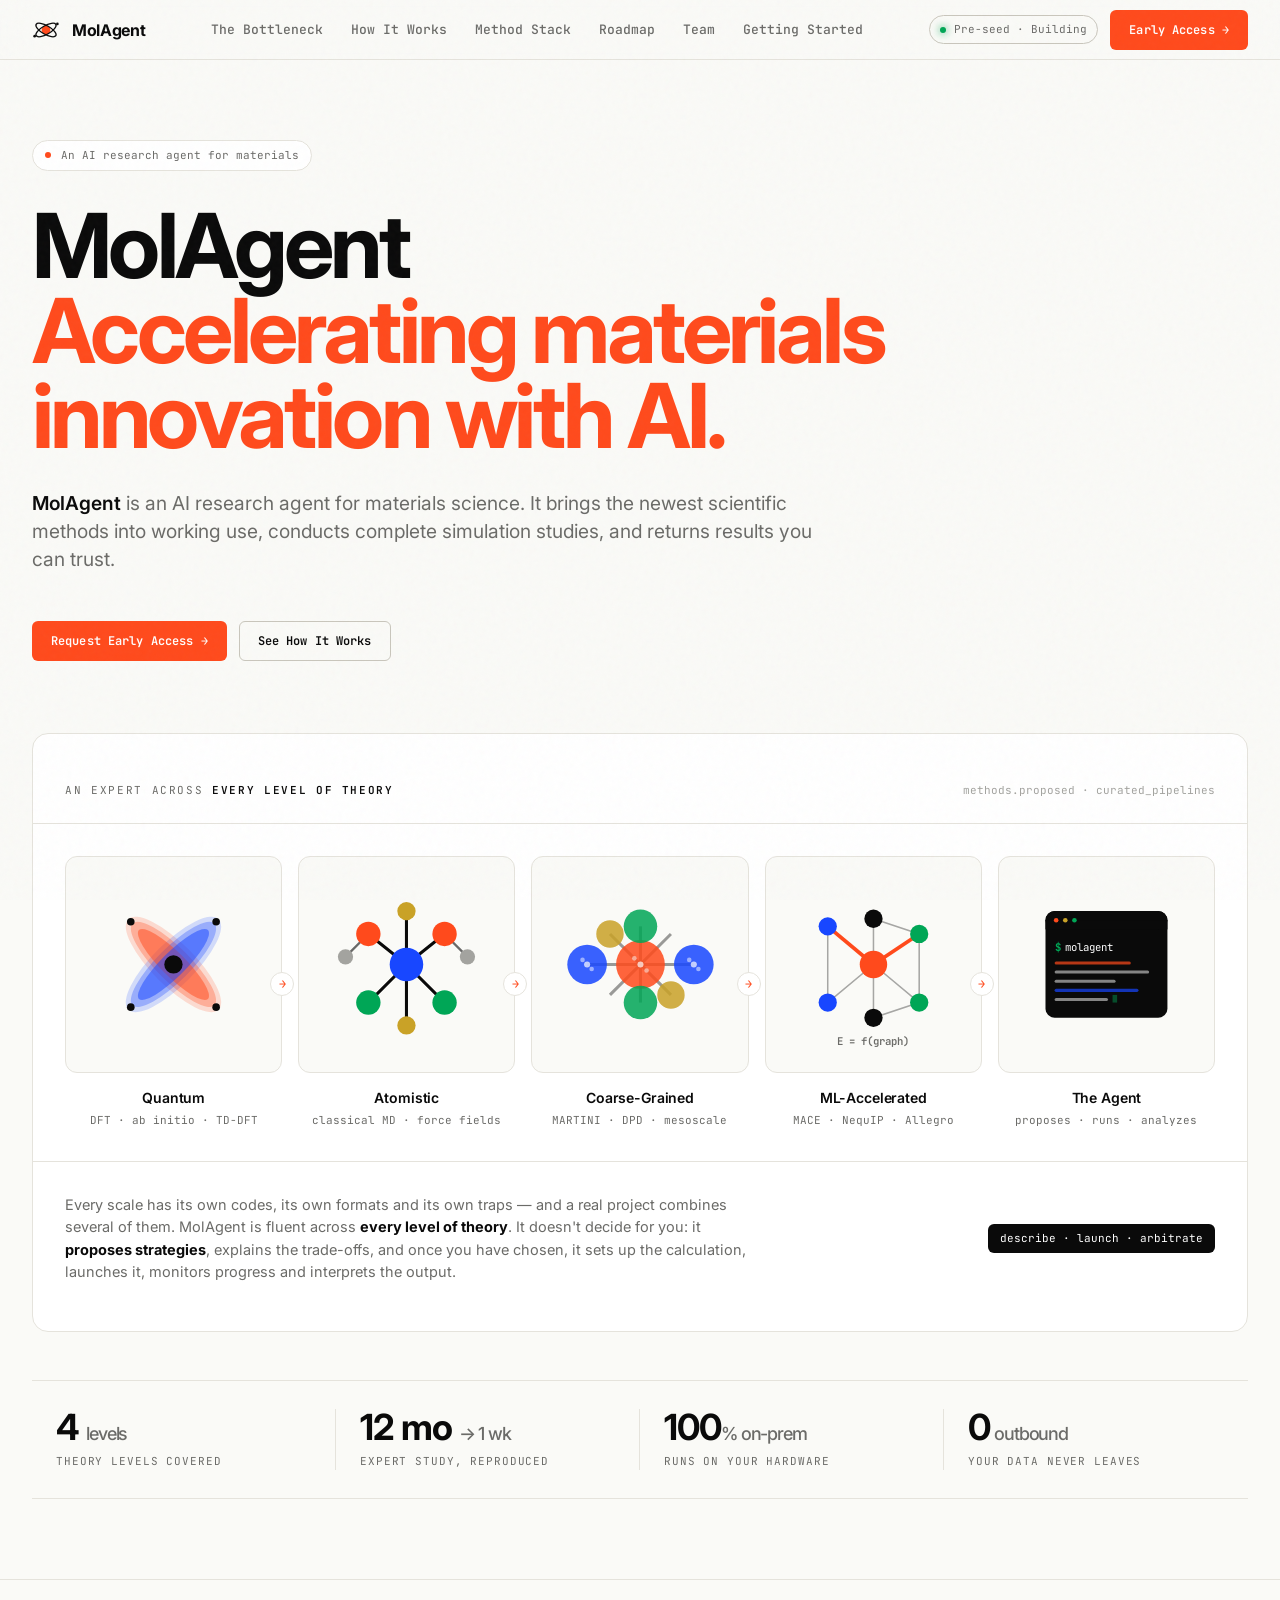
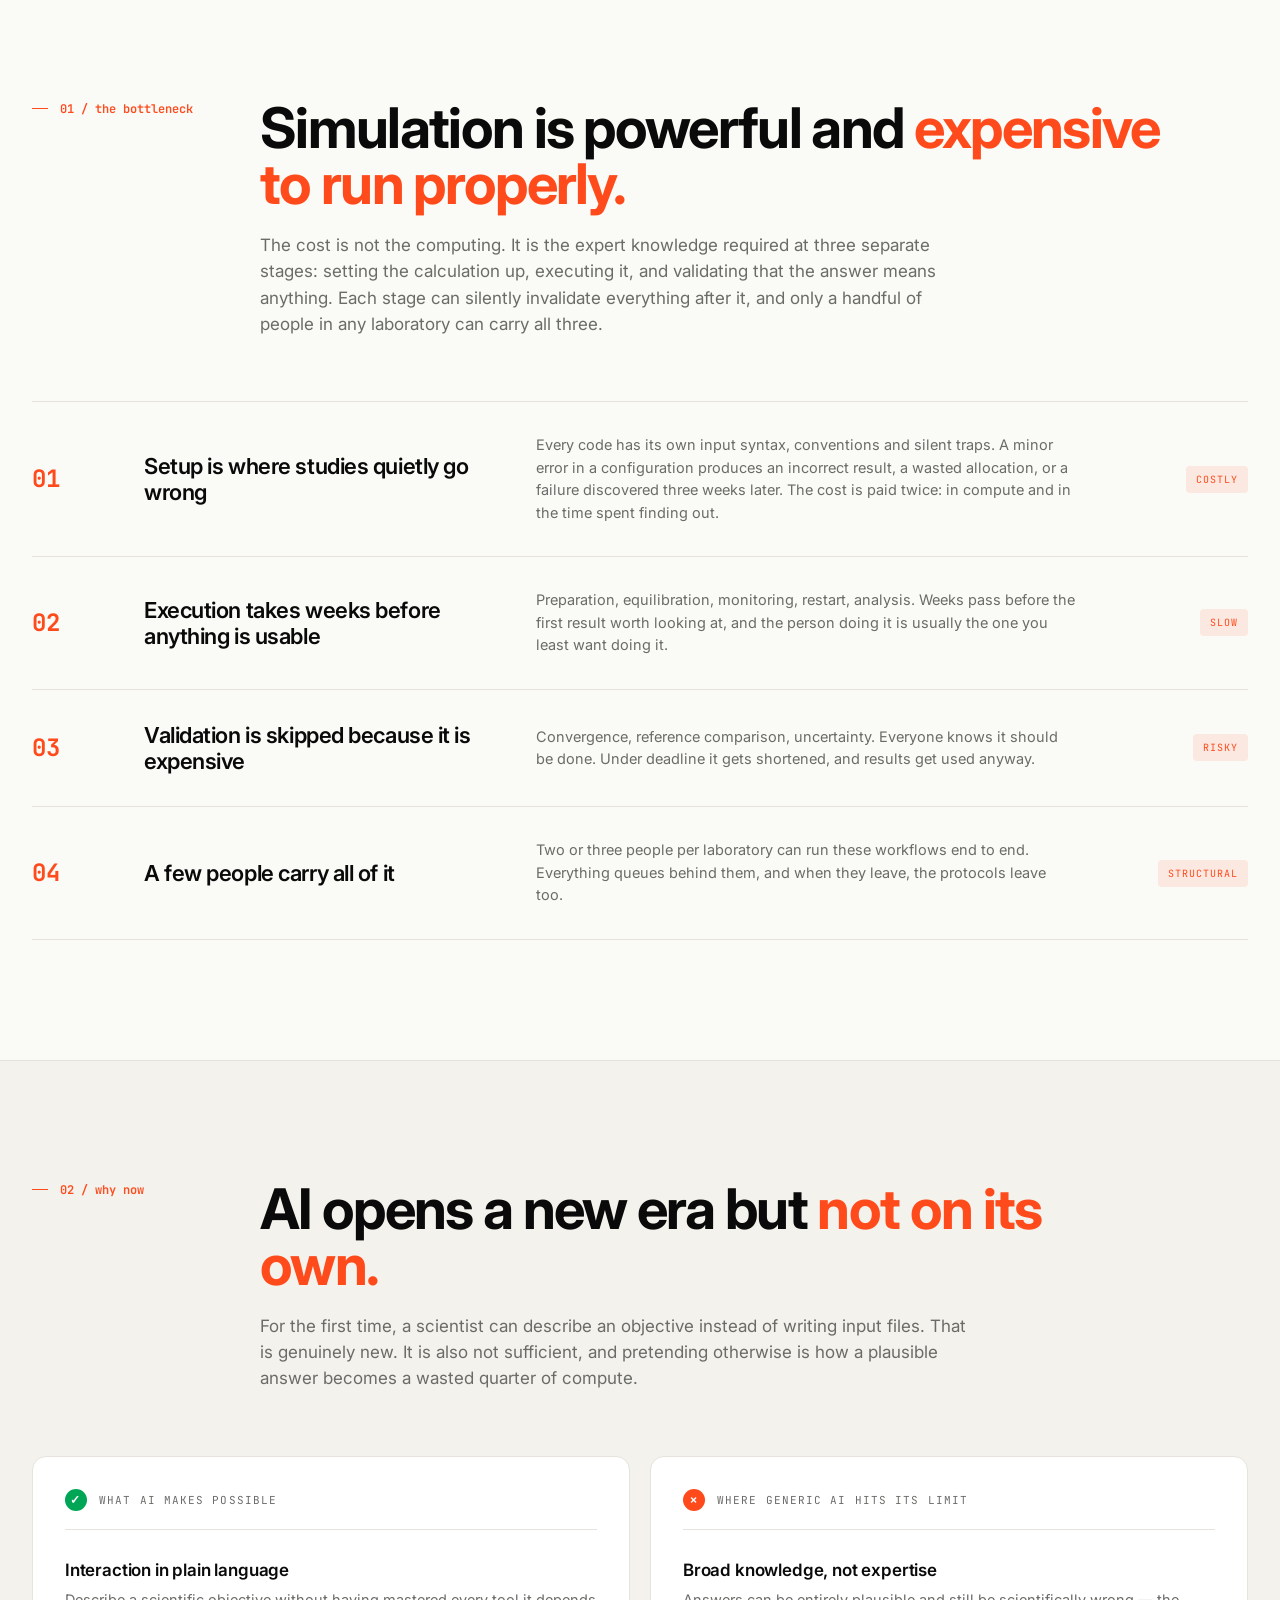
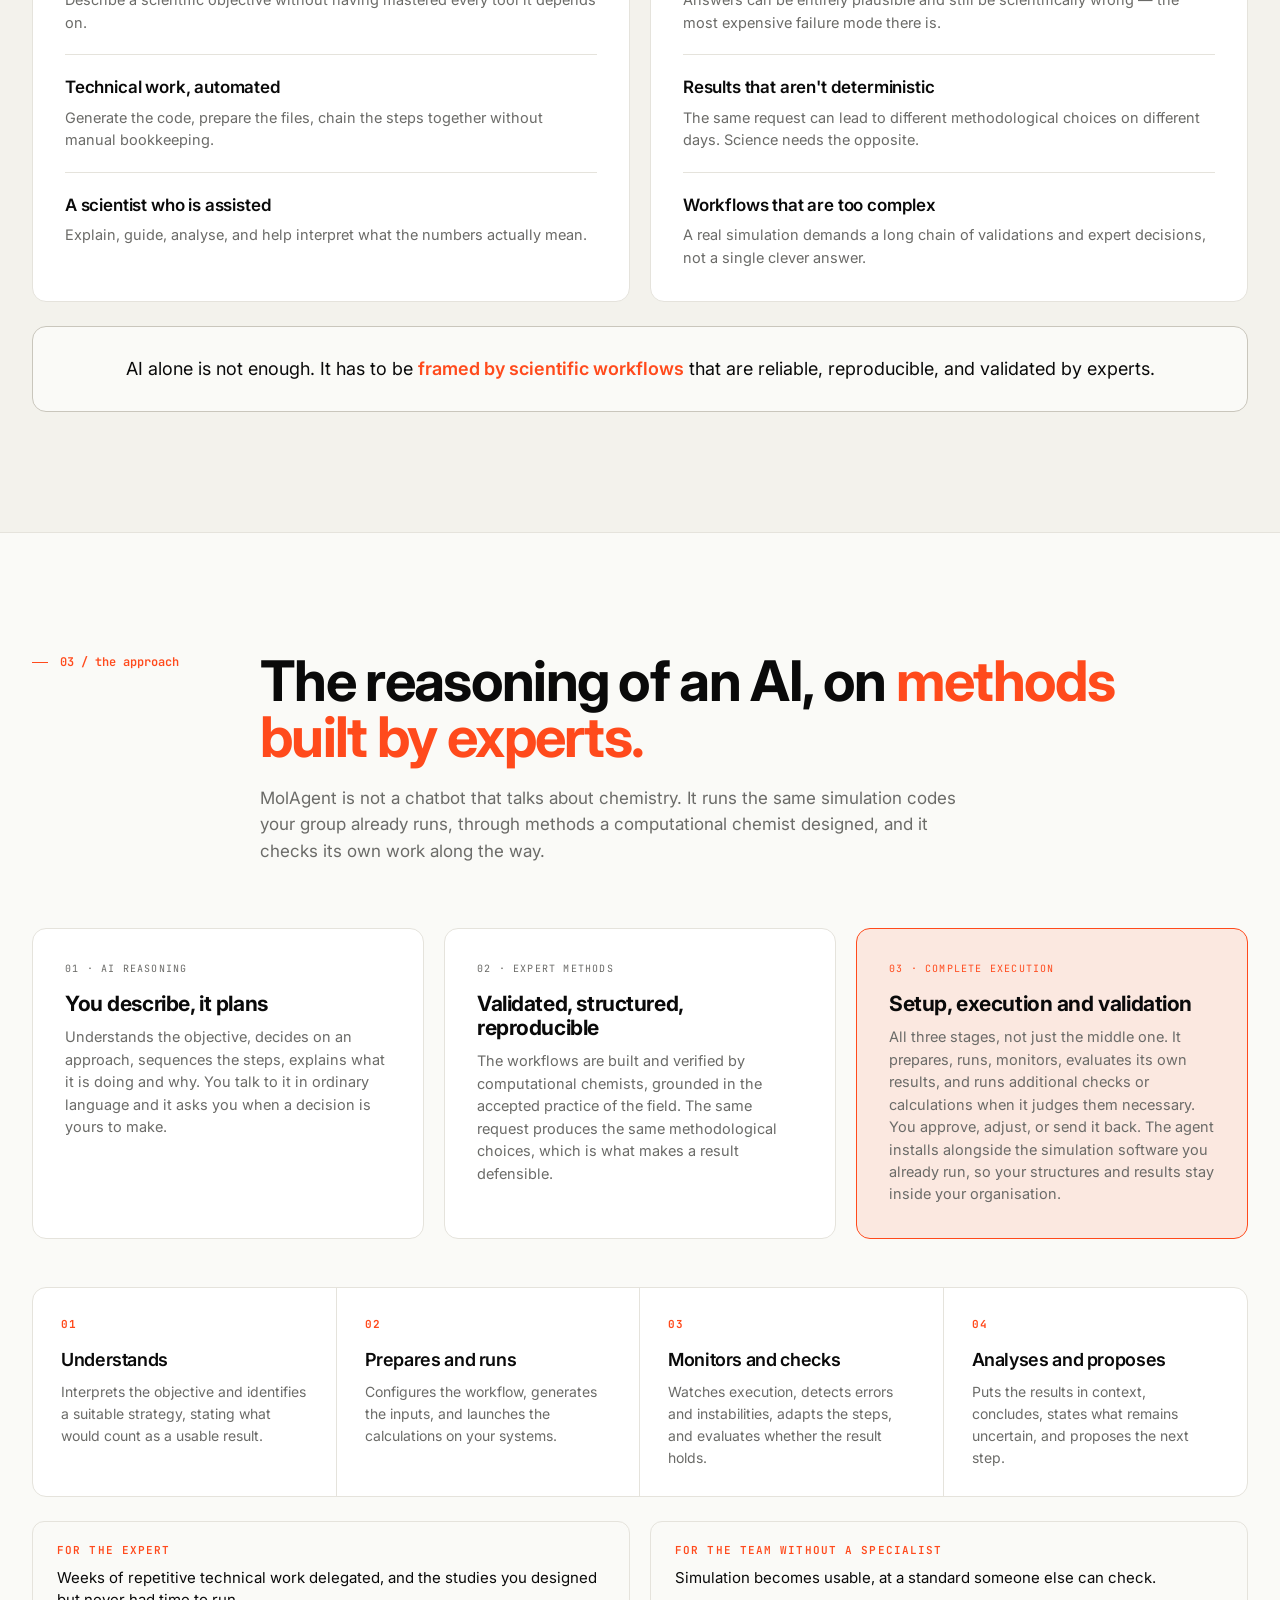
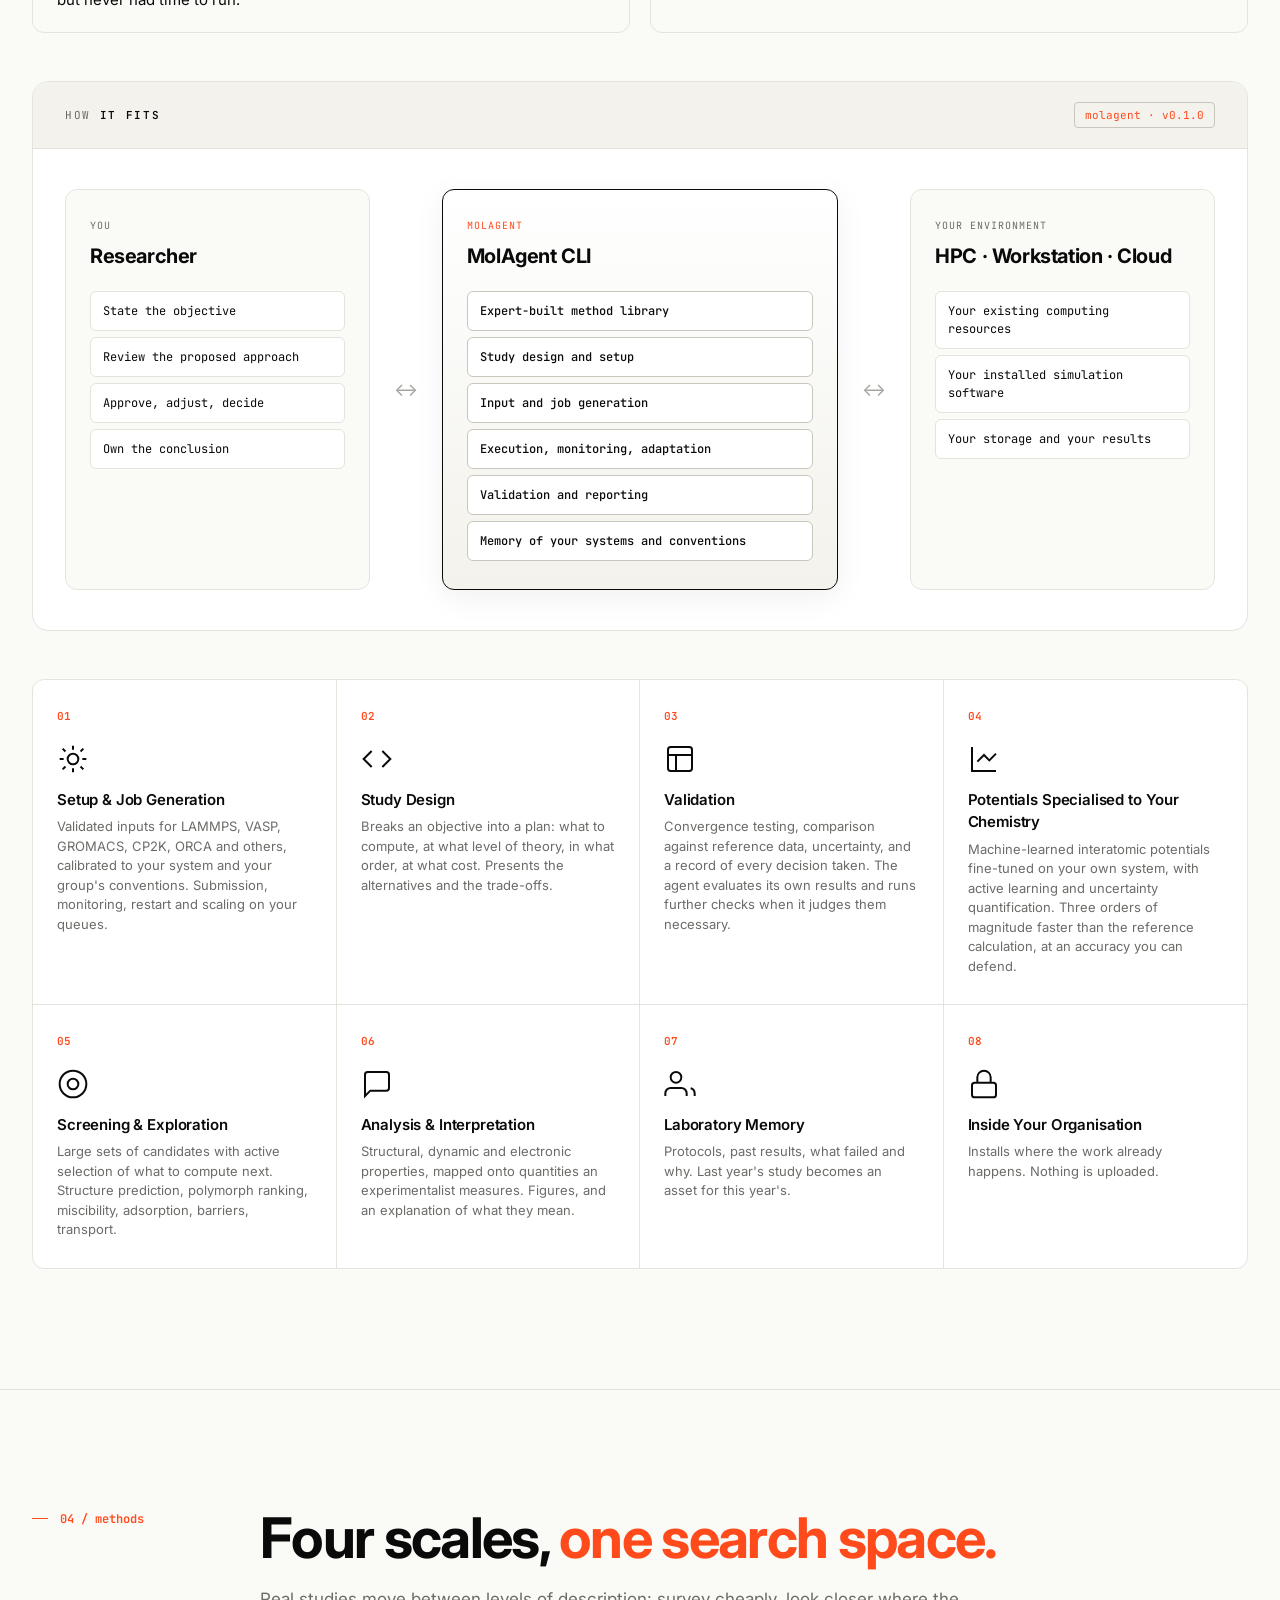
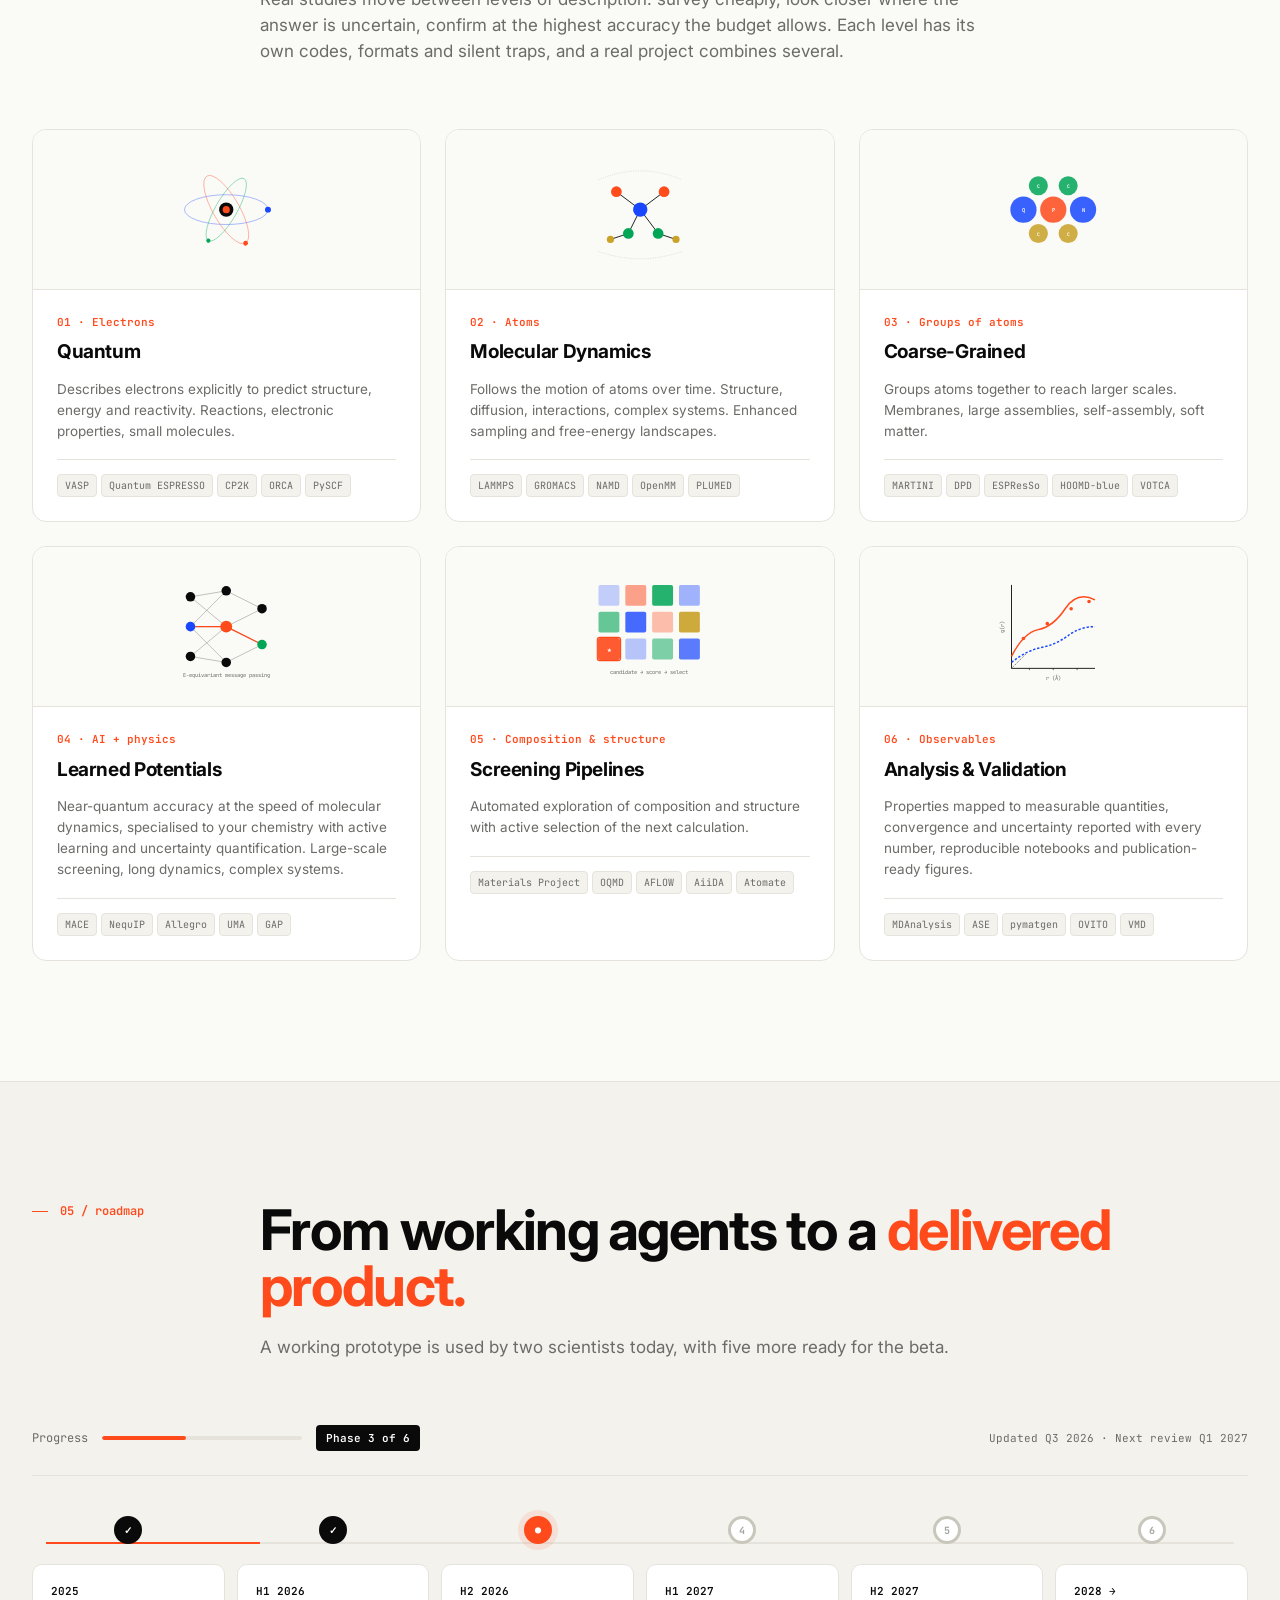
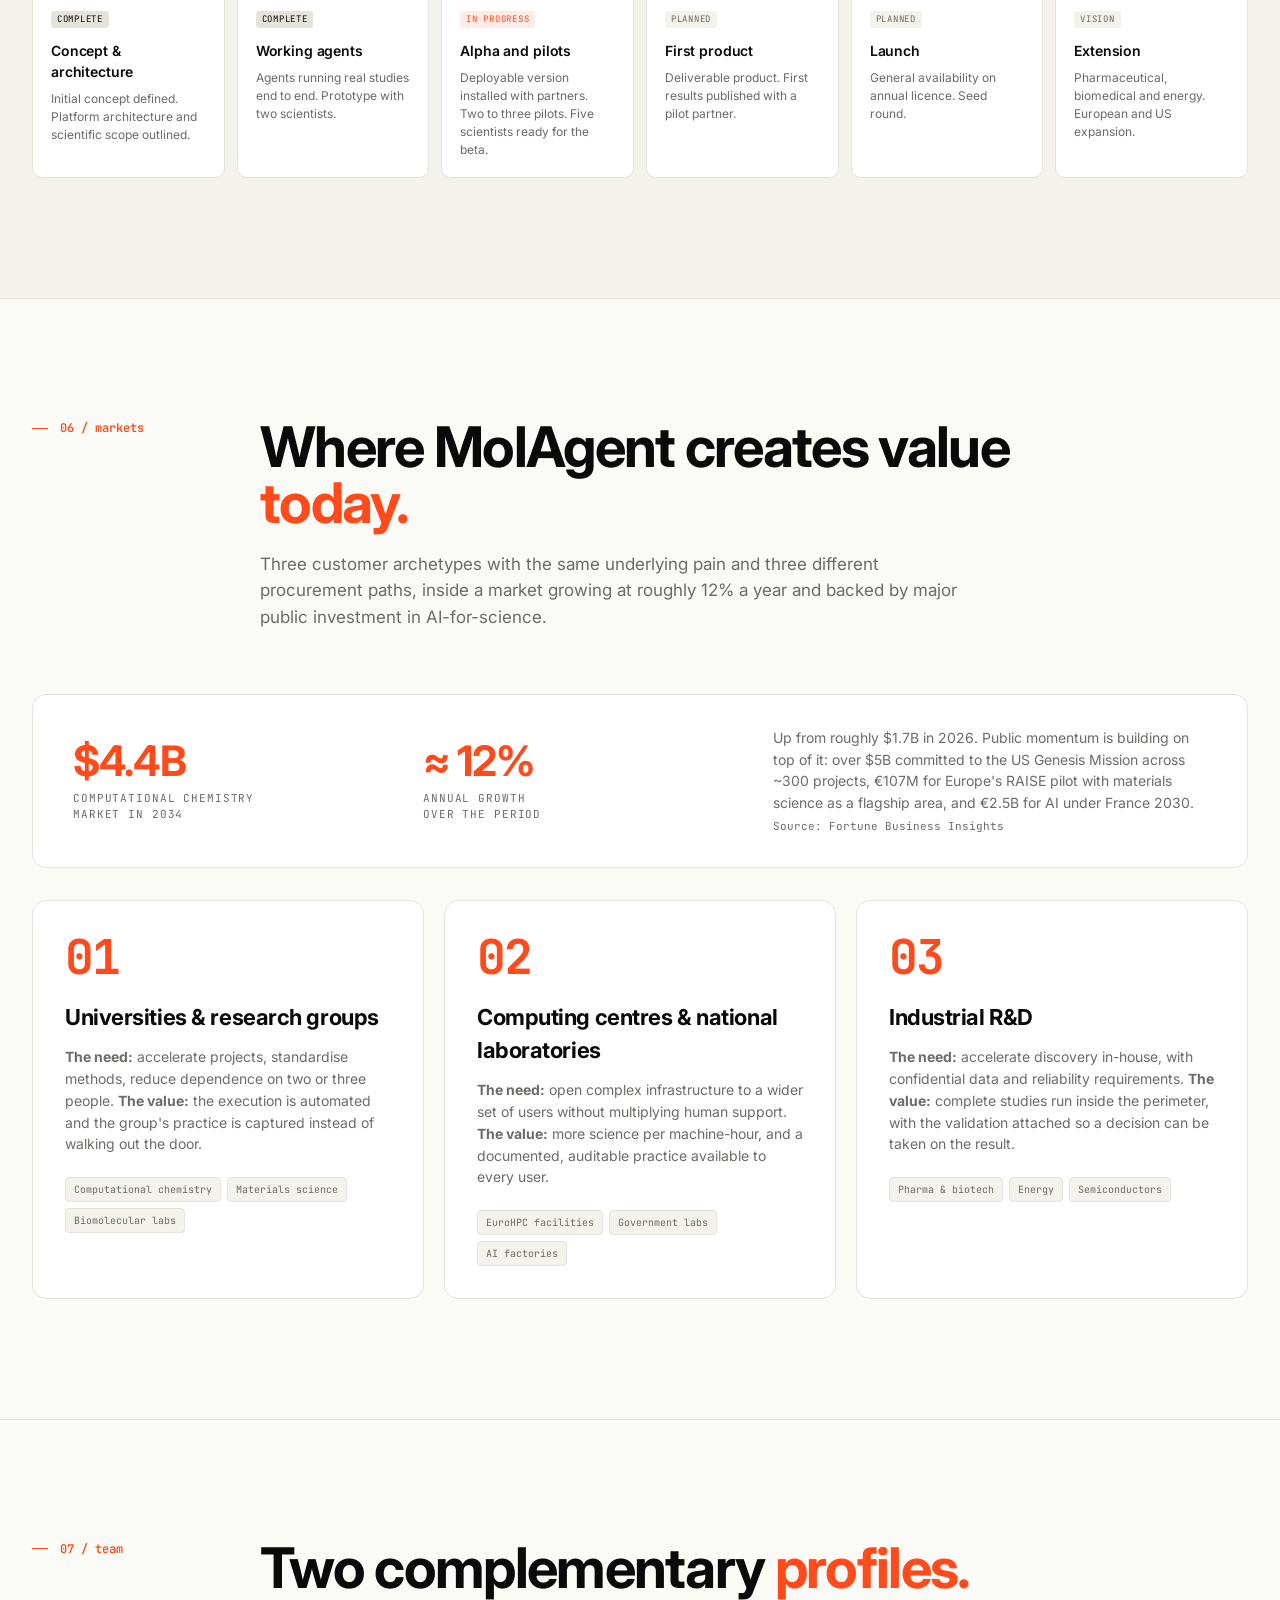
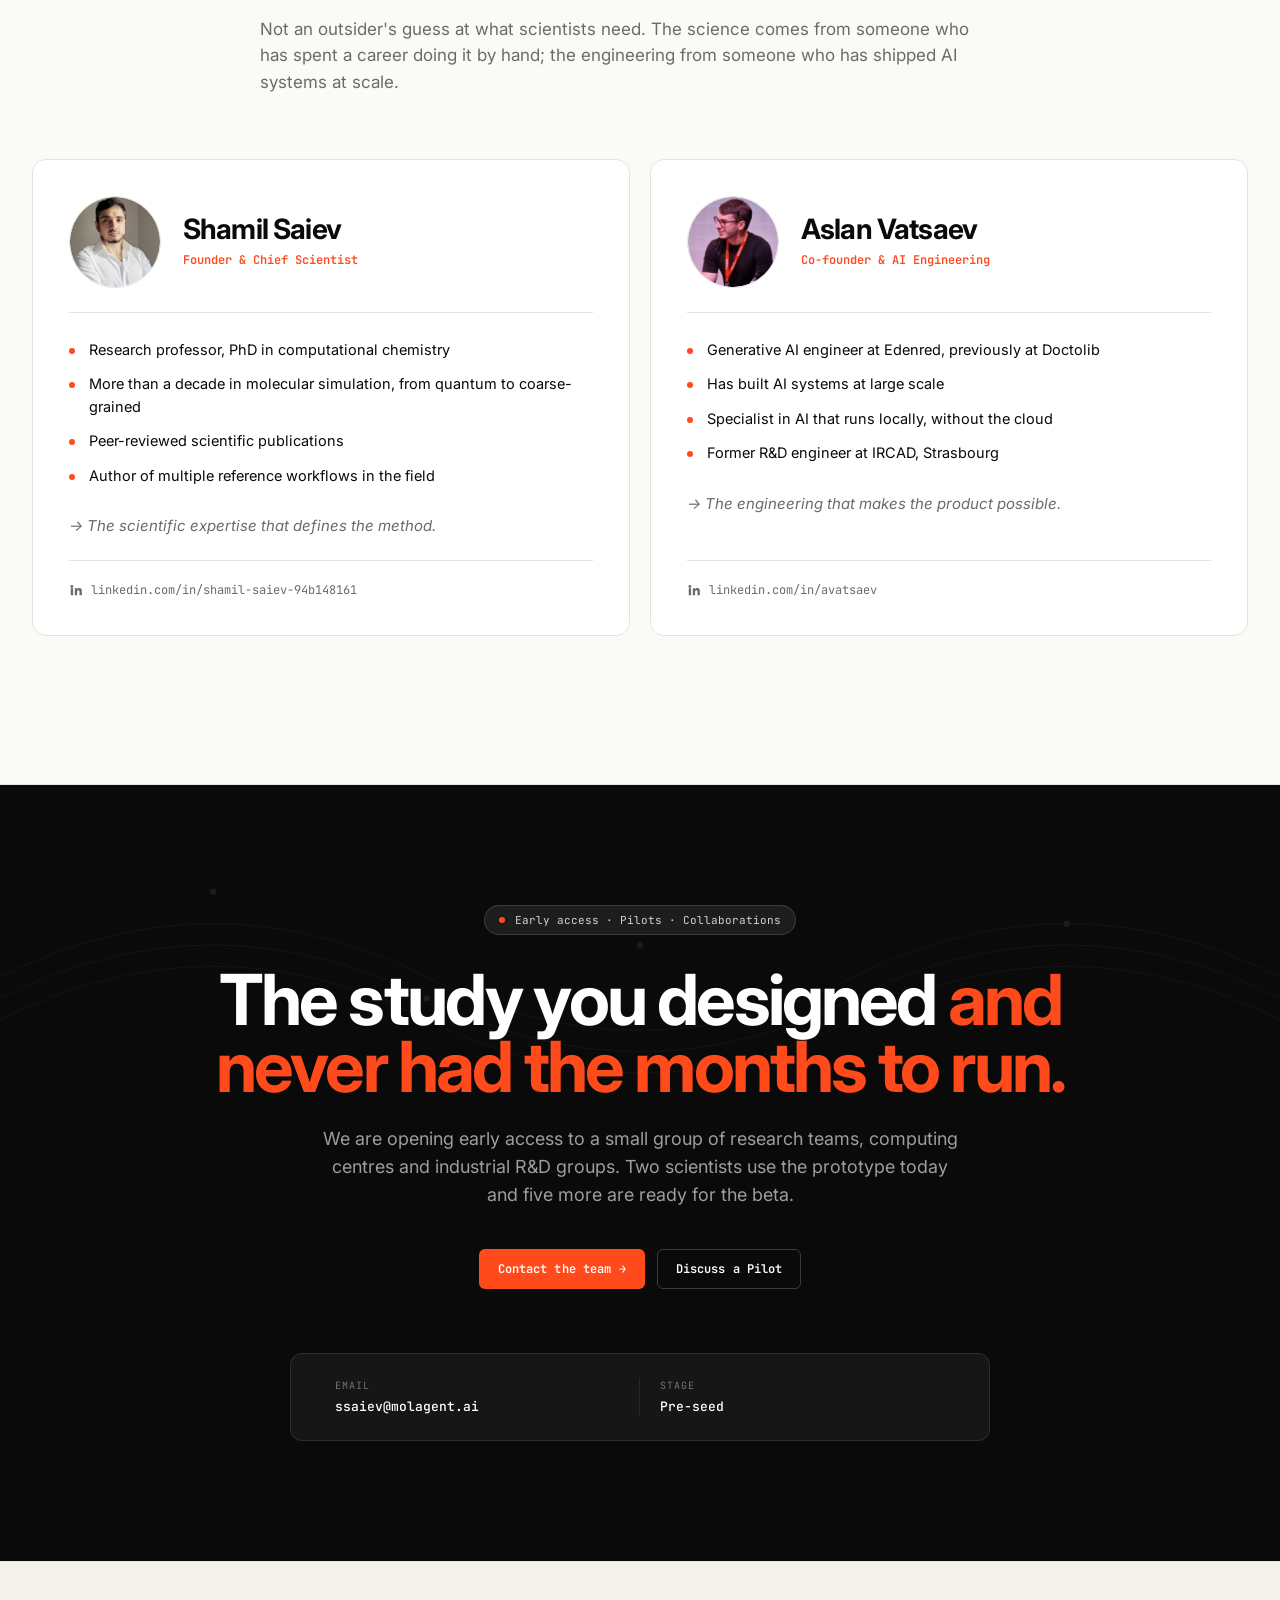
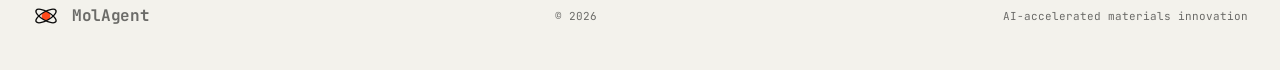
<file: index.html>
<!DOCTYPE html>
<html lang="en">
<head>
<meta charset="UTF-8" />
<meta name="viewport" content="width=device-width, initial-scale=1.0" />
<title>MolAgent — AI-accelerated materials innovation</title>
<meta name="description" content="MolAgent is an AI research agent for materials science. It brings the newest scientific methods into working use, conducts complete simulation studies, and returns results you can trust." />
<link rel="canonical" href="https://molagent.ai/" />

<!-- Open Graph / social preview -->
<meta property="og:type" content="website" />
<meta property="og:site_name" content="MolAgent" />
<meta property="og:title" content="MolAgent · AI-accelerated materials innovation" />
<meta property="og:description" content="An AI research agent that makes materials research smarter, not just faster." />
<meta property="og:url" content="https://molagent.ai/" />
<meta property="og:image" content="https://molagent.ai/assets/og-image.png" />
<meta property="og:image:width" content="1200" />
<meta property="og:image:height" content="630" />
<meta name="twitter:card" content="summary_large_image" />
<meta name="twitter:title" content="MolAgent · AI-accelerated materials innovation" />
<meta name="twitter:description" content="An AI research agent that makes materials research smarter, not just faster." />
<meta name="twitter:image" content="https://molagent.ai/assets/og-image.png" />

<link rel="preconnect" href="https://fonts.googleapis.com">
<link rel="preconnect" href="https://fonts.gstatic.com" crossorigin>
<link href="https://fonts.googleapis.com/css2?family=Inter:wght@300;400;500;600;700;800&family=JetBrains+Mono:wght@400;500;600&display=swap" rel="stylesheet">

<style>
:root {
  --bg: #fafaf7;
  --bg-2: #f3f2ec;
  --panel: #ffffff;
  --ink: #0a0a0a;
  --ink-2: #1a1a1a;
  --muted: #6b6b68;
  --muted-2: #a3a39f;
  --line: #e5e3dc;
  --line-strong: #c9c6bc;
  --accent: #ff4a1c;
  --accent-glow: rgba(255, 74, 28, 0.1);
  --accent-2: #1847ff;
  --accent-3: #00a656;
  --warning: #c9a227;

  --sans: 'Inter', -apple-system, BlinkMacSystemFont, sans-serif;
  --mono: 'JetBrains Mono', 'SF Mono', Menlo, monospace;
}

* { box-sizing: border-box; margin: 0; padding: 0; }
/* scroll-padding-top clears the 60px fixed topbar: without it every #anchor jump parks the
   section heading underneath the bar. */
html { scroll-behavior: smooth; scroll-padding-top: 84px; }

body {
  font-family: var(--sans);
  background: var(--bg);
  color: var(--ink);
  font-size: 15px;
  line-height: 1.5;
  -webkit-font-smoothing: antialiased;
  overflow-x: hidden;
}

a { color: inherit; text-decoration: none; }

/* Subtle noise/paper texture */
body::before {
  content: "";
  position: fixed;
  inset: 0;
  pointer-events: none;
  z-index: 1000;
  opacity: 0.03;
  background-image: url("data:image/svg+xml;utf8,<svg viewBox='0 0 200 200' xmlns='http://www.w3.org/2000/svg'><filter id='n'><feTurbulence type='fractalNoise' baseFrequency='0.85' numOctaves='3'/></filter><rect width='100%25' height='100%25' filter='url(%23n)'/></svg>");
}

/* ============ TOP BAR ============ */
.topbar {
  position: fixed;
  top: 0; left: 0; right: 0;
  height: 60px;
  background: rgba(250, 250, 247, 0.85);
  backdrop-filter: blur(16px);
  border-bottom: 1px solid var(--line);
  z-index: 100;
  display: flex;
  align-items: center;
}

.topbar-inner {
  max-width: 1400px;
  width: 100%;
  margin: 0 auto;
  padding: 0 32px;
  display: flex;
  align-items: center;
  justify-content: space-between;
  gap: 24px;
}

.brand {
  display: flex;
  align-items: center;
  gap: 12px;
  font-weight: 700;
  font-size: 16px;
  letter-spacing: -0.02em;
}

.brand-mark {
  width: 28px;
  height: 28px;
  position: relative;
  display: inline-block;
}

.brand-mark svg { width: 100%; height: 100%; }

.nav-links {
  display: flex;
  gap: 28px;
  font-family: var(--mono);
  font-size: 13px;
  font-weight: 500;
}

.nav-links a {
  color: var(--muted);
  transition: color 0.15s;
  position: relative;
}

.nav-links a::after {
  content: "";
  position: absolute;
  bottom: -22px;
  left: 0;
  right: 0;
  height: 2px;
  background: var(--accent);
  transform: scaleX(0);
  transition: transform 0.2s;
}

.nav-links a:hover { color: var(--ink); }
.nav-links a:hover::after { transform: scaleX(1); }

.topbar-right {
  display: flex;
  align-items: center;
  gap: 12px;
  font-family: var(--mono);
  font-size: 12px;
}

.status-pill {
  display: flex;
  align-items: center;
  gap: 8px;
  padding: 5px 10px;
  border: 1px solid var(--line-strong);
  border-radius: 100px;
  color: var(--muted);
  font-size: 11px;
}

.status-dot {
  width: 6px;
  height: 6px;
  background: var(--accent-3);
  border-radius: 50%;
  box-shadow: 0 0 8px var(--accent-3);
  animation: pulse 2s ease infinite;
}

@keyframes pulse {
  0%, 100% { opacity: 1; transform: scale(1); }
  50% { opacity: 0.6; transform: scale(1.3); }
}

.btn {
  display: inline-flex;
  align-items: center;
  gap: 8px;
  padding: 10px 18px;
  border-radius: 6px;
  font-family: var(--mono);
  font-size: 12px;
  font-weight: 600;
  letter-spacing: 0.01em;
  transition: all 0.15s;
  cursor: pointer;
  border: 1px solid transparent;
}

.btn-primary { background: var(--ink); color: var(--bg); }
.btn-primary:hover { background: var(--accent); transform: translateY(-1px); }

.btn-ghost {
  background: transparent;
  color: var(--ink);
  border-color: var(--line-strong);
}
.btn-ghost:hover { border-color: var(--ink); background: var(--bg-2); }

.btn-accent {
  background: var(--accent);
  color: white;
}
.btn-accent:hover { background: #e33a0d; transform: translateY(-1px); box-shadow: 0 6px 20px var(--accent-glow); }

@media (max-width: 900px) {
  .nav-links, .status-pill { display: none; }
  .topbar-inner { padding: 0 20px; }
}

/* ============ HERO ============ */
.hero {
  padding: 140px 32px 80px;
  border-bottom: 1px solid var(--line);
  position: relative;
  overflow: hidden;
}

.hero-inner {
  max-width: 1400px;
  margin: 0 auto;
}

.hero-tag {
  display: inline-flex;
  align-items: center;
  gap: 10px;
  padding: 6px 12px;
  background: white;
  border: 1px solid var(--line);
  border-radius: 100px;
  font-family: var(--mono);
  font-size: 11px;
  color: var(--muted);
  margin-bottom: 32px;
}

.hero-tag-dot {
  width: 6px;
  height: 6px;
  background: var(--accent);
  border-radius: 50%;
}

.hero-headline {
  font-size: clamp(40px, 7vw, 96px);
  line-height: 0.95;
  letter-spacing: -0.04em;
  font-weight: 700;
  max-width: 1200px;
  margin-bottom: 32px;
}

.hero-headline .accent {
  color: var(--accent);
}

.hero-headline .strike {
  position: relative;
  display: inline-block;
  color: var(--muted-2);
}

.hero-headline .strike::after {
  content: "";
  position: absolute;
  left: 0;
  right: 0;
  top: 52%;
  height: 4px;
  background: var(--accent);
  transform: rotate(-2deg);
}

.hero-sub {
  font-size: clamp(17px, 1.5vw, 22px);
  color: var(--muted);
  max-width: 780px;
  line-height: 1.45;
  margin-bottom: 48px;
  font-weight: 400;
}

.hero-sub strong { color: var(--ink); font-weight: 600; }

.hero-ctas {
  display: flex;
  gap: 12px;
  flex-wrap: wrap;
  margin-bottom: 72px;
}

/* ============ SCALE VIZ - THE BIG ONE ============ */
.scale-viz {
  position: relative;
  padding: 48px 0;
  margin-bottom: 48px;
  background: var(--panel);
  border: 1px solid var(--line);
  border-radius: 16px;
  overflow: hidden;
}

.scale-viz-header {
  padding: 0 32px 24px;
  display: flex;
  justify-content: space-between;
  align-items: baseline;
  flex-wrap: wrap;
  gap: 16px;
  border-bottom: 1px solid var(--line);
  margin-bottom: 32px;
}

.scale-viz-title {
  font-family: var(--mono);
  font-size: 11px;
  color: var(--muted);
  text-transform: uppercase;
  letter-spacing: 0.15em;
}

.scale-viz-title strong {
  color: var(--ink);
  font-weight: 600;
}

.scale-viz-meta {
  font-family: var(--mono);
  font-size: 11px;
  color: var(--muted-2);
}

.scale-axis {
  position: relative;
  padding: 0 32px;
  display: grid;
  grid-template-columns: repeat(5, 1fr);
  gap: 16px;
  align-items: end;
}

.scale-item {
  position: relative;
  text-align: center;
}

.scale-viz-box {
  width: 100%;
  aspect-ratio: 1;
  background: var(--bg);
  border: 1px solid var(--line);
  border-radius: 12px;
  display: grid;
  place-items: center;
  margin-bottom: 14px;
  transition: all 0.3s;
  overflow: hidden;
  position: relative;
}

.scale-item:hover .scale-viz-box {
  border-color: var(--accent);
  transform: translateY(-4px);
  box-shadow: 0 12px 32px rgba(0,0,0,0.08);
}

.scale-item:hover .scale-viz-box svg {
  transform: scale(1.05);
}

.scale-viz-box svg {
  width: 85%;
  height: 85%;
  transition: transform 0.3s;
}

.scale-label {
  font-weight: 600;
  font-size: 14px;
  margin-bottom: 4px;
  letter-spacing: -0.01em;
}

.scale-units {
  font-family: var(--mono);
  font-size: 11px;
  color: var(--muted);
}

.scale-arrow {
  position: absolute;
  top: calc(50% - 20px);
  right: -12px;
  width: 24px;
  height: 24px;
  background: white;
  border: 1px solid var(--line);
  border-radius: 50%;
  display: grid;
  place-items: center;
  color: var(--accent);
  font-family: var(--mono);
  font-size: 12px;
  font-weight: 600;
  z-index: 2;
}

.scale-item:last-child .scale-arrow { display: none; }

.scale-caption {
  padding: 32px 32px 0;
  border-top: 1px solid var(--line);
  margin-top: 32px;
  display: grid;
  grid-template-columns: 1fr auto;
  gap: 24px;
  align-items: center;
}

.scale-caption-text {
  font-size: 14.5px;
  color: var(--muted);
  line-height: 1.55;
  max-width: 700px;
}

.scale-caption-text strong { color: var(--ink); }

.scale-caption-badge {
  font-family: var(--mono);
  font-size: 11px;
  padding: 6px 12px;
  background: var(--ink);
  color: white;
  border-radius: 6px;
}

@media (max-width: 900px) {
  .scale-axis { grid-template-columns: repeat(3, 1fr); }
  .scale-item:nth-child(4) .scale-arrow,
  .scale-item:nth-child(3) .scale-arrow { display: none; }
}

@media (max-width: 560px) {
  .scale-axis { grid-template-columns: repeat(2, 1fr); }
  .scale-arrow { display: none !important; }
  .scale-caption { grid-template-columns: 1fr; }
}

/* ============ HERO STATS STRIP ============ */
.stats-strip {
  display: grid;
  grid-template-columns: repeat(4, 1fr);
  gap: 0;
  border-top: 1px solid var(--line);
  border-bottom: 1px solid var(--line);
  padding: 28px 0;
  margin-top: 32px;
}

.stat {
  text-align: left;
  padding: 0 24px;
  border-right: 1px solid var(--line);
}

.stat:last-child { border-right: none; }

.stat-num {
  font-size: 36px;
  font-weight: 700;
  letter-spacing: -0.03em;
  line-height: 1;
  margin-bottom: 8px;
}

.stat-num .unit {
  font-size: 18px;
  color: var(--muted);
  font-weight: 500;
}

.stat-label {
  font-family: var(--mono);
  font-size: 11px;
  color: var(--muted);
  text-transform: uppercase;
  letter-spacing: 0.08em;
}

@media (max-width: 700px) {
  .stats-strip { grid-template-columns: 1fr 1fr; }
  .stat { padding: 16px; border-right: none; border-bottom: 1px solid var(--line); }
  .stat:nth-child(3), .stat:last-child { border-bottom: none; }
}

/* ============ SECTIONS ============ */
.section {
  padding: 120px 32px;
  border-bottom: 1px solid var(--line);
}

.section-inner { max-width: 1400px; margin: 0 auto; }

.section-alt { background: var(--bg-2); }

.section-header {
  display: grid;
  grid-template-columns: 180px 1fr;
  gap: 48px;
  margin-bottom: 64px;
  align-items: start;
}

.section-num {
  font-family: var(--mono);
  font-size: 12px;
  color: var(--accent);
  font-weight: 600;
  display: flex;
  align-items: center;
  gap: 12px;
  position: sticky;
  top: 80px;
}

.section-num::before {
  content: "";
  width: 16px;
  height: 1px;
  background: var(--accent);
}

.section-title {
  font-size: clamp(32px, 4.5vw, 56px);
  line-height: 1.0;
  letter-spacing: -0.03em;
  font-weight: 700;
  margin-bottom: 20px;
  max-width: 900px;
}

.section-title .accent { color: var(--accent); }

.section-intro {
  color: var(--muted);
  font-size: 17px;
  line-height: 1.55;
  max-width: 720px;
}

@media (max-width: 900px) {
  .section { padding: 72px 24px; }
  .section-header { grid-template-columns: 1fr; gap: 16px; }
  .section-num { position: static; }
}

/* ============ PROBLEM ============ */
.problem-rows {
  display: flex;
  flex-direction: column;
  border-top: 1px solid var(--line);
}

.problem-row {
  display: grid;
  grid-template-columns: 80px 1fr 1.5fr 140px;
  gap: 32px;
  padding: 32px 0;
  border-bottom: 1px solid var(--line);
  align-items: center;
  transition: background 0.2s;
}

.problem-row:hover { background: var(--panel); }

.problem-idx {
  font-family: var(--mono);
  font-size: 24px;
  font-weight: 700;
  color: var(--accent);
  letter-spacing: -0.02em;
}

.problem-head {
  font-size: 22px;
  font-weight: 600;
  letter-spacing: -0.02em;
  line-height: 1.2;
}

.problem-body {
  color: var(--muted);
  font-size: 14.5px;
  line-height: 1.55;
}

.problem-severity {
  font-family: var(--mono);
  font-size: 10px;
  text-align: right;
  text-transform: uppercase;
  letter-spacing: 0.1em;
  color: var(--accent);
  padding: 6px 10px;
  background: var(--accent-glow);
  border-radius: 4px;
  display: inline-block;
  justify-self: end;
}

@media (max-width: 900px) {
  .problem-row {
    grid-template-columns: 60px 1fr;
    gap: 16px;
  }
  .problem-body {
    grid-column: 1 / -1;
    margin-top: 4px;
  }
  .problem-severity {
    grid-column: 1 / -1;
    justify-self: start;
    margin-top: 8px;
  }
}

/* ============ PLATFORM ARCHITECTURE ============ */
.arch {
  margin-bottom: 48px;
  background: var(--panel);
  border: 1px solid var(--line);
  border-radius: 16px;
  overflow: hidden;
}

.arch-head {
  padding: 20px 32px;
  border-bottom: 1px solid var(--line);
  display: flex;
  justify-content: space-between;
  align-items: center;
  background: var(--bg-2);
}

.arch-head-title {
  font-family: var(--mono);
  font-size: 11px;
  color: var(--muted);
  text-transform: uppercase;
  letter-spacing: 0.15em;
}

.arch-head-title strong { color: var(--ink); font-weight: 600; }

.arch-head-version {
  font-family: var(--mono);
  font-size: 11px;
  color: var(--accent);
  padding: 4px 10px;
  border: 1px solid var(--line-strong);
  border-radius: 4px;
}

.arch-body {
  padding: 40px 32px;
  display: grid;
  grid-template-columns: 1fr auto 1.3fr auto 1fr;
  gap: 24px;
  align-items: stretch;
}

.arch-col {
  padding: 28px 24px;
  background: var(--bg);
  border: 1px solid var(--line);
  border-radius: 12px;
  position: relative;
}

.arch-col.central {
  background: linear-gradient(180deg, white, var(--bg-2));
  border-color: var(--ink);
  box-shadow: 0 8px 32px rgba(0,0,0,0.06);
}

.arch-tag {
  font-family: var(--mono);
  font-size: 10px;
  color: var(--muted);
  text-transform: uppercase;
  letter-spacing: 0.1em;
  margin-bottom: 8px;
}

.arch-col.central .arch-tag { color: var(--accent); }

.arch-name {
  font-size: 20px;
  font-weight: 700;
  margin-bottom: 20px;
  letter-spacing: -0.02em;
}

.arch-items {
  list-style: none;
  display: flex;
  flex-direction: column;
  gap: 6px;
}

.arch-items li {
  padding: 10px 12px;
  background: white;
  border: 1px solid var(--line);
  border-radius: 6px;
  font-family: var(--mono);
  font-size: 12px;
  color: var(--ink);
}

.arch-col.central .arch-items li {
  background: white;
  border-color: var(--line-strong);
  font-weight: 500;
}

.arch-connector {
  display: flex;
  align-items: center;
  justify-content: center;
  color: var(--muted-2);
  font-size: 18px;
  min-width: 20px;
}

@media (max-width: 1000px) {
  .arch-body {
    grid-template-columns: 1fr;
    gap: 12px;
  }
  .arch-connector { transform: rotate(90deg); padding: 4px 0; }
}

/* ============ CAPABILITY GRID ============ */
.caps {
  display: grid;
  grid-template-columns: repeat(4, 1fr);
  gap: 0;
  border: 1px solid var(--line);
  border-radius: 12px;
  overflow: hidden;
  background: var(--panel);
}

.cap {
  padding: 28px 24px;
  border-right: 1px solid var(--line);
  border-bottom: 1px solid var(--line);
  transition: background 0.2s;
  position: relative;
}

.cap:hover { background: var(--bg-2); }

.cap:nth-child(4n) { border-right: none; }
.cap:nth-last-child(-n+4) { border-bottom: none; }

.cap-num {
  font-family: var(--mono);
  font-size: 11px;
  color: var(--accent);
  margin-bottom: 18px;
  font-weight: 600;
}

.cap-ico {
  width: 32px; height: 32px;
  margin-bottom: 14px;
  color: var(--ink);
}

.cap-ico svg { width: 100%; height: 100%; }

.cap-title {
  font-size: 15px;
  font-weight: 600;
  margin-bottom: 6px;
  letter-spacing: -0.01em;
}

.cap-desc {
  font-size: 13px;
  color: var(--muted);
  line-height: 1.5;
}

@media (max-width: 900px) {
  .caps { grid-template-columns: 1fr 1fr; }
  .cap:nth-child(4n) { border-right: 1px solid var(--line); }
  .cap:nth-child(2n) { border-right: none; }
  .cap:nth-last-child(-n+4) { border-bottom: 1px solid var(--line); }
  .cap:nth-last-child(-n+2) { border-bottom: none; }
}

@media (max-width: 520px) {
  .caps { grid-template-columns: 1fr; }
  .cap { border-right: none !important; border-bottom: 1px solid var(--line) !important; }
  .cap:last-child { border-bottom: none !important; }
}

/* ============ METHODS - REVISED ============ */
.methods-grid {
  display: grid;
  grid-template-columns: repeat(3, 1fr);
  gap: 24px;
}

.method {
  background: var(--panel);
  border: 1px solid var(--line);
  border-radius: 14px;
  overflow: hidden;
  transition: all 0.2s;
}

.method:hover {
  border-color: var(--ink);
  transform: translateY(-3px);
  box-shadow: 0 16px 40px rgba(0,0,0,0.06);
}

.method-viz {
  height: 160px;
  background: var(--bg);
  border-bottom: 1px solid var(--line);
  display: grid;
  place-items: center;
  position: relative;
  overflow: hidden;
}

.method-viz svg {
  width: 75%;
  height: 75%;
}

.method-body { padding: 24px; }

.method-code {
  font-family: var(--mono);
  font-size: 11px;
  color: var(--accent);
  margin-bottom: 8px;
  font-weight: 600;
}

.method-name {
  font-size: 19px;
  font-weight: 700;
  margin-bottom: 12px;
  letter-spacing: -0.02em;
}

.method-desc {
  font-size: 13.5px;
  color: var(--muted);
  line-height: 1.55;
  margin-bottom: 18px;
}

.method-stack {
  display: flex;
  flex-wrap: wrap;
  gap: 4px;
  padding-top: 14px;
  border-top: 1px solid var(--line);
}

.stack-tag {
  font-family: var(--mono);
  font-size: 10px;
  padding: 3px 7px;
  background: var(--bg-2);
  border: 1px solid var(--line);
  border-radius: 4px;
  color: var(--muted);
}

@media (max-width: 900px) { .methods-grid { grid-template-columns: 1fr 1fr; } }
@media (max-width: 540px) { .methods-grid { grid-template-columns: 1fr; } }

/* ============ ROADMAP ============ */
.rm-header-row {
  display: flex;
  justify-content: space-between;
  align-items: center;
  flex-wrap: wrap;
  gap: 16px;
  margin-bottom: 40px;
  padding-bottom: 24px;
  border-bottom: 1px solid var(--line);
}

.rm-progress-ui {
  display: flex;
  align-items: center;
  gap: 14px;
  font-family: var(--mono);
  font-size: 12px;
}

.rm-bar {
  width: 200px;
  height: 4px;
  background: var(--line);
  border-radius: 2px;
  overflow: hidden;
  position: relative;
}

.rm-bar-fill {
  position: absolute;
  top: 0; left: 0; bottom: 0;
  width: 42%;
  background: var(--accent);
  border-radius: 2px;
}

.rm-phase {
  padding: 5px 10px;
  background: var(--ink);
  color: white;
  border-radius: 4px;
  font-size: 11px;
  font-weight: 600;
}

.rm-timeline {
  display: grid;
  grid-template-columns: repeat(6, 1fr);
  gap: 12px;
  position: relative;
}

.rm-track {
  position: absolute;
  top: 26px;
  left: 14px;
  right: 14px;
  height: 2px;
  background: var(--line);
}

.rm-track::before {
  content: "";
  position: absolute;
  top: 0; bottom: 0; left: 0;
  width: 18%;
  background: var(--accent);
}

.rm-node {
  position: relative;
  padding: 0;
}

.rm-dot {
  width: 28px; height: 28px;
  background: white;
  border: 3px solid var(--line-strong);
  border-radius: 50%;
  margin: 0 auto 20px;
  position: relative;
  z-index: 2;
  display: grid;
  place-items: center;
  font-family: var(--mono);
  font-size: 10px;
  font-weight: 700;
  color: var(--muted-2);
}

.rm-dot.done {
  background: var(--ink);
  border-color: var(--ink);
  color: white;
}

.rm-dot.active {
  background: var(--accent);
  border-color: var(--accent);
  color: white;
  box-shadow: 0 0 0 6px var(--accent-glow);
}

.rm-card {
  background: var(--panel);
  border: 1px solid var(--line);
  border-radius: 10px;
  padding: 18px;
  height: calc(100% - 48px);
  transition: all 0.2s;
}

.rm-card:hover {
  border-color: var(--ink);
  transform: translateY(-2px);
}

.rm-date {
  font-family: var(--mono);
  font-size: 11px;
  font-weight: 600;
  color: var(--ink);
  margin-bottom: 6px;
}

.rm-status {
  font-family: var(--mono);
  font-size: 9px;
  text-transform: uppercase;
  letter-spacing: 0.08em;
  color: var(--muted);
  margin-bottom: 12px;
  display: inline-block;
  padding: 2px 6px;
  background: var(--bg-2);
  border-radius: 3px;
}

.rm-status.done { color: var(--ink); background: var(--line); }
.rm-status.active { color: var(--accent); background: var(--accent-glow); }

.rm-title {
  font-size: 14px;
  font-weight: 600;
  margin-bottom: 8px;
  letter-spacing: -0.01em;
}

.rm-text {
  font-size: 12px;
  color: var(--muted);
  line-height: 1.5;
}

@media (max-width: 1100px) {
  .rm-timeline { grid-template-columns: 1fr; gap: 16px; }
  .rm-track { display: none; }
  .rm-node { display: grid; grid-template-columns: 60px 1fr; gap: 0; }
  .rm-dot { margin: 0; }
  .rm-card { height: auto; }
}

/* ============ MARKETS ============ */
.markets-grid {
  display: grid;
  grid-template-columns: repeat(3, 1fr);
  gap: 20px;
}

.market {
  padding: 32px;
  background: var(--panel);
  border: 1px solid var(--line);
  border-radius: 14px;
  position: relative;
  transition: all 0.2s;
}

.market:hover {
  border-color: var(--ink);
  transform: translateY(-3px);
  box-shadow: 0 16px 40px rgba(0,0,0,0.06);
}

.market-letter {
  font-family: var(--mono);
  font-size: 48px;
  font-weight: 700;
  color: var(--accent);
  letter-spacing: -0.04em;
  line-height: 1;
  margin-bottom: 20px;
}

.market-title {
  font-size: 22px;
  font-weight: 700;
  letter-spacing: -0.02em;
  margin-bottom: 12px;
}

.market-desc {
  color: var(--muted);
  font-size: 14px;
  line-height: 1.55;
  margin-bottom: 22px;
}

.market-tags {
  display: flex;
  flex-wrap: wrap;
  gap: 6px;
}

.market-tag {
  font-family: var(--mono);
  font-size: 10px;
  padding: 4px 8px;
  background: var(--bg-2);
  border: 1px solid var(--line);
  border-radius: 4px;
  color: var(--muted);
}

@media (max-width: 900px) { .markets-grid { grid-template-columns: 1fr; } }

/* ============ WHY NOW ============ */
.whynow-grid {
  display: grid;
  grid-template-columns: 1fr 1fr;
  gap: 20px;
}

.wn-col {
  padding: 32px;
  background: var(--panel);
  border: 1px solid var(--line);
  border-radius: 14px;
}

.wn-head {
  display: flex;
  align-items: center;
  gap: 12px;
  font-family: var(--mono);
  font-size: 11px;
  text-transform: uppercase;
  letter-spacing: 0.1em;
  color: var(--muted);
  padding-bottom: 18px;
  margin-bottom: 8px;
  border-bottom: 1px solid var(--line);
}

.wn-sign {
  width: 22px;
  height: 22px;
  border-radius: 50%;
  display: grid;
  place-items: center;
  font-size: 12px;
  font-weight: 700;
  color: var(--panel);
  background: var(--accent-3);
}

.wn-col.neg .wn-sign { background: var(--accent); }

.wn-item { padding: 20px 0; border-bottom: 1px solid var(--line); }
.wn-item:last-child { border-bottom: none; padding-bottom: 0; }

.wn-item-title {
  font-size: 17px;
  font-weight: 600;
  letter-spacing: -0.01em;
  margin-bottom: 6px;
}

.wn-item-desc { color: var(--muted); font-size: 14.5px; line-height: 1.55; }

.wn-verdict {
  grid-column: 1 / -1;
  margin-top: 4px;
  padding: 28px 36px;
  border: 1px solid var(--line-strong);
  border-radius: 14px;
  background: var(--bg);
  font-size: 18px;
  line-height: 1.55;
  text-align: center;
}

.wn-verdict strong { color: var(--accent); font-weight: 600; }

@media (max-width: 900px) { .whynow-grid { grid-template-columns: 1fr; } }

/* ============ PILLARS (the response) ============ */
.pillars {
  display: grid;
  grid-template-columns: repeat(3, 1fr);
  gap: 20px;
  margin-bottom: 48px;
}

.pillar {
  padding: 32px;
  background: var(--panel);
  border: 1px solid var(--line);
  border-radius: 14px;
}

.pillar.hl { border-color: var(--accent); background: var(--accent-glow); }

.pillar-tag {
  font-family: var(--mono);
  font-size: 10px;
  text-transform: uppercase;
  letter-spacing: 0.12em;
  color: var(--muted);
  margin-bottom: 16px;
}

.pillar.hl .pillar-tag { color: var(--accent); }

.pillar-title {
  font-size: 21px;
  font-weight: 700;
  letter-spacing: -0.02em;
  margin-bottom: 10px;
  line-height: 1.15;
}

.pillar-desc { color: var(--muted); font-size: 14.5px; line-height: 1.55; }

@media (max-width: 900px) { .pillars { grid-template-columns: 1fr; } }

/* ============ PRODUCT FLOW ============ */
.flow {
  display: grid;
  grid-template-columns: repeat(4, 1fr);
  gap: 0;
  border: 1px solid var(--line);
  border-radius: 14px;
  overflow: hidden;
  background: var(--panel);
  margin-bottom: 24px;
}

.flow-step { padding: 28px; border-right: 1px solid var(--line); }
.flow-step:last-child { border-right: none; }

.flow-idx {
  font-family: var(--mono);
  font-size: 11px;
  font-weight: 700;
  color: var(--accent);
  margin-bottom: 14px;
  letter-spacing: 0.1em;
}

.flow-title {
  font-size: 18px;
  font-weight: 600;
  letter-spacing: -0.02em;
  margin-bottom: 8px;
}

.flow-desc { color: var(--muted); font-size: 14px; line-height: 1.55; }

.flow-notes {
  display: grid;
  grid-template-columns: 1fr 1fr;
  gap: 20px;
  margin-bottom: 48px;
}

.flow-note {
  padding: 20px 24px;
  border: 1px solid var(--line);
  border-radius: 12px;
  font-size: 15px;
  line-height: 1.5;
  background: var(--bg);
}

.flow-note b {
  font-family: var(--mono);
  font-size: 11px;
  text-transform: uppercase;
  letter-spacing: 0.1em;
  color: var(--accent);
  display: block;
  margin-bottom: 8px;
  font-weight: 600;
}

@media (max-width: 900px) {
  .flow { grid-template-columns: 1fr; }
  .flow-step { border-right: none; border-bottom: 1px solid var(--line); }
  .flow-step:last-child { border-bottom: none; }
  .flow-notes { grid-template-columns: 1fr; }
}


/* ============ MARKET SIZE BAND ============ */
.mkt-size {
  display: grid;
  grid-template-columns: 1fr 1fr 1.4fr;
  gap: 40px;
  align-items: center;
  padding: 32px 40px;
  background: var(--panel);
  border: 1px solid var(--line);
  border-radius: 14px;
  margin-bottom: 32px;
}

.mkt-size-num {
  font-size: 42px;
  font-weight: 700;
  letter-spacing: -0.03em;
  line-height: 1;
  color: var(--accent);
  margin-bottom: 8px;
}

.mkt-size-label {
  font-family: var(--mono);
  font-size: 11px;
  color: var(--muted);
  text-transform: uppercase;
  letter-spacing: 0.08em;
  line-height: 1.5;
}

.mkt-size-src { font-size: 14px; color: var(--muted); line-height: 1.55; }

@media (max-width: 900px) {
  .mkt-size { grid-template-columns: 1fr; gap: 24px; padding: 28px; }
}

/* ============ TEAM ============ */
.team-grid {
  display: grid;
  grid-template-columns: 1fr 1fr;
  gap: 20px;
  margin-bottom: 28px;
}

.team-card {
  padding: 36px;
  background: var(--panel);
  border: 1px solid var(--line);
  border-radius: 14px;
  display: flex;
  flex-direction: column;
  transition: all 0.2s;
}

.team-card:hover {
  border-color: var(--ink);
  transform: translateY(-3px);
  box-shadow: 0 16px 40px rgba(0,0,0,0.06);
}

.team-head {
  display: flex;
  align-items: center;
  gap: 22px;
  padding-bottom: 24px;
  margin-bottom: 4px;
  border-bottom: 1px solid var(--line);
}

.team-photo {
  width: 92px;
  height: 92px;
  border-radius: 50%;
  object-fit: cover;
  flex-shrink: 0;
  border: 1px solid var(--line);
}

.team-name {
  font-size: 28px;
  font-weight: 700;
  letter-spacing: -0.03em;
  line-height: 1.05;
  margin-bottom: 6px;
}

.team-role {
  font-family: var(--mono);
  font-size: 12px;
  color: var(--accent);
  font-weight: 600;
}

.team-bullets { list-style: none; padding: 22px 0 0; }

.team-bullets li {
  position: relative;
  padding-left: 20px;
  font-size: 14.5px;
  line-height: 1.55;
  color: var(--ink);
  margin-bottom: 12px;
}

.team-bullets li::before {
  content: "";
  position: absolute;
  left: 0;
  top: 9px;
  width: 6px;
  height: 6px;
  border-radius: 50%;
  background: var(--accent);
}

.team-verdict {
  font-size: 15px;
  font-style: italic;
  color: var(--muted);
  padding: 16px 0 22px;
}

.team-link {
  margin-top: auto;
  padding-top: 20px;
  border-top: 1px solid var(--line);
  font-family: var(--mono);
  font-size: 12px;
  color: var(--muted);
  display: inline-flex;
  align-items: center;
  gap: 8px;
  transition: color 0.15s;
}

.team-link:hover { color: var(--accent); }
.team-link svg { width: 14px; height: 14px; flex-shrink: 0; }

@media (max-width: 900px) {
  .team-grid { grid-template-columns: 1fr; }
  .team-head { gap: 16px; }
  .team-photo { width: 72px; height: 72px; }
}

/* ============ CTA ============ */
.cta-wrap {
  background: var(--ink);
  color: white;
  padding: 120px 32px;
  text-align: center;
  position: relative;
  overflow: hidden;
}

.cta-bg-viz {
  position: absolute;
  inset: 0;
  opacity: 0.07;
  pointer-events: none;
}

.cta-inner {
  max-width: 900px;
  margin: 0 auto;
  position: relative;
  z-index: 2;
}

.cta-tag {
  display: inline-flex;
  align-items: center;
  gap: 10px;
  padding: 6px 14px;
  background: rgba(255,255,255,0.08);
  border: 1px solid rgba(255,255,255,0.15);
  border-radius: 100px;
  font-family: var(--mono);
  font-size: 11px;
  color: rgba(255,255,255,0.8);
  margin-bottom: 32px;
}

.cta-tag-dot {
  width: 6px; height: 6px;
  background: var(--accent);
  border-radius: 50%;
}

.cta-title {
  font-size: clamp(36px, 5.5vw, 72px);
  line-height: 0.95;
  letter-spacing: -0.04em;
  font-weight: 700;
  margin-bottom: 24px;
}

.cta-title .accent { color: var(--accent); }

.cta-sub {
  font-size: 18px;
  color: rgba(255,255,255,0.6);
  max-width: 640px;
  margin: 0 auto 40px;
  line-height: 1.55;
}

.cta-actions {
  display: flex;
  gap: 12px;
  justify-content: center;
  flex-wrap: wrap;
  margin-bottom: 64px;
}

.btn-white {
  background: white;
  color: var(--ink);
}
.btn-white:hover { background: var(--accent); color: white; transform: translateY(-1px); }

.btn-dark-ghost {
  background: transparent;
  color: white;
  border: 1px solid rgba(255,255,255,0.2);
}
.btn-dark-ghost:hover { border-color: white; background: rgba(255,255,255,0.05); }

.cta-contact {
  display: grid;
  grid-template-columns: repeat(2, 1fr);
  gap: 0;
  padding: 24px;
  background: rgba(255,255,255,0.05);
  border: 1px solid rgba(255,255,255,0.1);
  border-radius: 12px;
  max-width: 700px;
  margin: 0 auto;
}

.cta-cell {
  padding: 0 20px;
  text-align: left;
  border-right: 1px solid rgba(255,255,255,0.08);
}

.cta-cell:last-child { border-right: none; }

.cta-cell .k {
  font-family: var(--mono);
  font-size: 10px;
  color: rgba(255,255,255,0.4);
  text-transform: uppercase;
  letter-spacing: 0.1em;
  margin-bottom: 4px;
}

.cta-cell .v {
  font-family: var(--mono);
  font-size: 13px;
  color: white;
  font-weight: 500;
}

@media (max-width: 700px) {
  .cta-contact { grid-template-columns: 1fr; gap: 16px; }
  .cta-cell { border-right: none; border-bottom: 1px solid rgba(255,255,255,0.08); padding-bottom: 16px; }
  .cta-cell:last-child { border-bottom: none; }
}

/* ============ FOOTER ============ */
.footer {
  padding: 40px 32px;
  background: var(--bg-2);
  border-top: 1px solid var(--line);
}

.footer-inner {
  max-width: 1400px;
  margin: 0 auto;
  display: flex;
  justify-content: space-between;
  align-items: center;
  flex-wrap: wrap;
  gap: 20px;
  font-family: var(--mono);
  font-size: 11px;
  color: var(--muted);
}

/* Rotating orbital animation */
@keyframes rotate-orbital {
  to { transform: rotate(360deg); }
}

.orbital-spin {
  transform-origin: center;
  animation: rotate-orbital 20s linear infinite;
}

.orbital-spin-rev {
  transform-origin: center;
  animation: rotate-orbital 14s linear infinite reverse;
}

/* Trajectory animation on scale viz */
@keyframes bond-vibrate {
  0%, 100% { stroke-dashoffset: 0; }
  50% { stroke-dashoffset: 10; }
}

@keyframes atom-float {
  0%, 100% { transform: translate(0, 0); }
  50% { transform: translate(1px, -1px); }
}
</style>
</head>
<body>

<!-- TOP BAR -->
<div class="topbar">
  <div class="topbar-inner">
    <a href="#" class="brand">
      <span class="brand-mark">
        <svg viewBox="0 0 32 32" fill="none" xmlns="http://www.w3.org/2000/svg">
          <circle cx="16" cy="16" r="5" fill="#ff4a1c"/>
          <ellipse cx="16" cy="16" rx="13" ry="5" stroke="#0a0a0a" stroke-width="1.5" fill="none" transform="rotate(30 16 16)"/>
          <ellipse cx="16" cy="16" rx="13" ry="5" stroke="#0a0a0a" stroke-width="1.5" fill="none" transform="rotate(-30 16 16)"/>
          <circle cx="29" cy="9" r="1.5" fill="#0a0a0a"/>
          <circle cx="3" cy="23" r="1.5" fill="#0a0a0a"/>
        </svg>
      </span>
      <span>MolAgent</span>
    </a>
    <nav class="nav-links">
      <a href="#problem">The Bottleneck</a>
      <a href="#platform">How It Works</a>
      <a href="#methods">Method Stack</a>
      <a href="#roadmap">Roadmap</a>
      <a href="#team">Team</a>
      <a href="docs.html">Getting Started</a>
    </nav>
    <div class="topbar-right">
      <span class="status-pill">
        <span class="status-dot"></span>
        <span>Pre-seed · Building</span>
      </span>
      <a href="#contact" class="btn btn-accent">Early Access →</a>
    </div>
  </div>
</div>

<!-- HERO -->
<section class="hero">
  <div class="hero-inner">
    <div class="hero-tag">
      <span class="hero-tag-dot"></span>
      <span>An AI research agent for materials</span>
    </div>

    <h1 class="hero-headline">
      MolAgent <br>
      <span class="accent">Accelerating materials innovation with AI.</span>
    </h1>

    <p class="hero-sub">
      <strong>MolAgent</strong> is an AI research agent for materials science. It brings the newest scientific methods into working use, conducts complete simulation studies, and returns results you can trust.
    </p>

    <div class="hero-ctas">
      <a href="#contact" class="btn btn-accent">Request Early Access →</a>
      <a href="#platform" class="btn btn-ghost">See How It Works</a>
    </div>

    <!-- THE BIG LEVELS-OF-THEORY VISUALIZATION -->
    <div class="scale-viz">
      <div class="scale-viz-header">
        <div class="scale-viz-title">An expert across <strong>every level of theory</strong></div>
        <div class="scale-viz-meta">methods.proposed · curated_pipelines</div>
      </div>

      <div class="scale-axis">

        <!-- 1. Quantum / electronic structure -->
        <div class="scale-item">
          <div class="scale-viz-box">
            <svg viewBox="0 0 120 120" xmlns="http://www.w3.org/2000/svg">
              <!-- electron density / orbital lobes -->
              <g>
                <!-- p-orbital style lobes -->
                <ellipse cx="60" cy="60" rx="42" ry="14" fill="#ff4a1c" opacity="0.18" transform="rotate(45 60 60)"/>
                <ellipse cx="60" cy="60" rx="42" ry="14" fill="#1847ff" opacity="0.18" transform="rotate(-45 60 60)"/>
                <ellipse cx="60" cy="60" rx="38" ry="11" fill="#ff4a1c" opacity="0.3" transform="rotate(45 60 60)"/>
                <ellipse cx="60" cy="60" rx="38" ry="11" fill="#1847ff" opacity="0.3" transform="rotate(-45 60 60)"/>
                <ellipse cx="60" cy="60" rx="32" ry="8" fill="#ff4a1c" opacity="0.5" transform="rotate(45 60 60)"/>
                <ellipse cx="60" cy="60" rx="32" ry="8" fill="#1847ff" opacity="0.5" transform="rotate(-45 60 60)"/>
                <!-- nucleus -->
                <circle cx="60" cy="60" r="6" fill="#0a0a0a"/>
                <!-- electron particles -->
                <circle cx="32" cy="32" r="2.5" fill="#0a0a0a"/>
                <circle cx="88" cy="88" r="2.5" fill="#0a0a0a"/>
                <circle cx="32" cy="88" r="2.5" fill="#0a0a0a"/>
                <circle cx="88" cy="32" r="2.5" fill="#0a0a0a"/>
              </g>
            </svg>
          </div>
          <div class="scale-label">Quantum</div>
          <div class="scale-units">DFT · ab initio · TD-DFT</div>
          <div class="scale-arrow">→</div>
        </div>

        <!-- 2. Atomistic / classical -->
        <div class="scale-item">
          <div class="scale-viz-box">
            <svg viewBox="0 0 120 120" xmlns="http://www.w3.org/2000/svg">
              <!-- generic atom cluster with bonds (no specific molecule) -->
              <g stroke="#0a0a0a" stroke-width="2" stroke-linecap="round">
                <line x1="60" y1="60" x2="35" y2="40"/>
                <line x1="60" y1="60" x2="85" y2="40"/>
                <line x1="60" y1="60" x2="35" y2="85"/>
                <line x1="60" y1="60" x2="85" y2="85"/>
                <line x1="60" y1="60" x2="60" y2="25"/>
                <line x1="60" y1="60" x2="60" y2="100"/>
                <!-- secondary bonds for depth -->
                <line x1="35" y1="40" x2="20" y2="55" stroke-width="1.5" opacity="0.6"/>
                <line x1="85" y1="40" x2="100" y2="55" stroke-width="1.5" opacity="0.6"/>
              </g>
              <!-- atoms (no specific element identification) -->
              <circle cx="60" cy="60" r="11" fill="#1847ff"/>
              <circle cx="35" cy="40" r="8" fill="#ff4a1c"/>
              <circle cx="85" cy="40" r="8" fill="#ff4a1c"/>
              <circle cx="35" cy="85" r="8" fill="#00a656"/>
              <circle cx="85" cy="85" r="8" fill="#00a656"/>
              <circle cx="60" cy="25" r="6" fill="#c9a227"/>
              <circle cx="60" cy="100" r="6" fill="#c9a227"/>
              <circle cx="20" cy="55" r="5" fill="#a3a39f"/>
              <circle cx="100" cy="55" r="5" fill="#a3a39f"/>
            </svg>
          </div>
          <div class="scale-label">Atomistic</div>
          <div class="scale-units">classical MD · force fields</div>
          <div class="scale-arrow">→</div>
        </div>

        <!-- 3. Coarse-grained / mesoscale -->
        <div class="scale-item">
          <div class="scale-viz-box">
            <svg viewBox="0 0 120 120" xmlns="http://www.w3.org/2000/svg">
              <!-- abstract coarse-grained beads -->
              <g>
                <!-- chain of large beads -->
                <line x1="25" y1="60" x2="95" y2="60" stroke="#0a0a0a" stroke-width="2" opacity="0.4"/>
                <line x1="60" y1="35" x2="60" y2="85" stroke="#0a0a0a" stroke-width="2" opacity="0.4"/>
                <line x1="40" y1="40" x2="80" y2="80" stroke="#0a0a0a" stroke-width="2" opacity="0.4"/>
                <line x1="80" y1="40" x2="40" y2="80" stroke="#0a0a0a" stroke-width="2" opacity="0.4"/>
                <!-- big beads grouping many atoms -->
                <circle cx="25" cy="60" r="13" fill="#1847ff" opacity="0.85"/>
                <circle cx="60" cy="60" r="16" fill="#ff4a1c" opacity="0.85"/>
                <circle cx="95" cy="60" r="13" fill="#1847ff" opacity="0.85"/>
                <circle cx="60" cy="35" r="11" fill="#00a656" opacity="0.85"/>
                <circle cx="60" cy="85" r="11" fill="#00a656" opacity="0.85"/>
                <circle cx="40" cy="40" r="9" fill="#c9a227" opacity="0.85"/>
                <circle cx="80" cy="80" r="9" fill="#c9a227" opacity="0.85"/>
                <!-- showing each bead = many atoms -->
                <circle cx="25" cy="60" r="2" fill="white" opacity="0.7"/>
                <circle cx="22" cy="57" r="1.5" fill="white" opacity="0.5"/>
                <circle cx="28" cy="63" r="1.5" fill="white" opacity="0.5"/>
                <circle cx="60" cy="60" r="2" fill="white" opacity="0.7"/>
                <circle cx="56" cy="56" r="1.5" fill="white" opacity="0.5"/>
                <circle cx="64" cy="64" r="1.5" fill="white" opacity="0.5"/>
                <circle cx="95" cy="60" r="2" fill="white" opacity="0.7"/>
                <circle cx="92" cy="57" r="1.5" fill="white" opacity="0.5"/>
                <circle cx="98" cy="63" r="1.5" fill="white" opacity="0.5"/>
              </g>
            </svg>
          </div>
          <div class="scale-label">Coarse-Grained</div>
          <div class="scale-units">MARTINI · DPD · mesoscale</div>
          <div class="scale-arrow">→</div>
        </div>

        <!-- 4. Machine-learning potentials -->
        <div class="scale-item">
          <div class="scale-viz-box">
            <svg viewBox="0 0 120 120" xmlns="http://www.w3.org/2000/svg">
              <!-- graph neural network / ML potential -->
              <g>
                <!-- edges (graph) -->
                <g stroke="#0a0a0a" stroke-width="1" opacity="0.35">
                  <line x1="30" y1="35" x2="60" y2="60"/>
                  <line x1="30" y1="35" x2="30" y2="85"/>
                  <line x1="30" y1="85" x2="60" y2="60"/>
                  <line x1="60" y1="30" x2="60" y2="60"/>
                  <line x1="60" y1="30" x2="90" y2="40"/>
                  <line x1="60" y1="60" x2="90" y2="40"/>
                  <line x1="60" y1="60" x2="90" y2="85"/>
                  <line x1="60" y1="60" x2="60" y2="95"/>
                  <line x1="90" y1="40" x2="90" y2="85"/>
                  <line x1="60" y1="95" x2="90" y2="85"/>
                </g>
                <!-- active edges (message passing) -->
                <g stroke="#ff4a1c" stroke-width="2.5">
                  <line x1="60" y1="60" x2="90" y2="40"/>
                  <line x1="30" y1="35" x2="60" y2="60"/>
                </g>
                <!-- nodes -->
                <circle cx="30" cy="35" r="6" fill="#1847ff"/>
                <circle cx="30" cy="85" r="6" fill="#1847ff"/>
                <circle cx="60" cy="30" r="6" fill="#0a0a0a"/>
                <circle cx="60" cy="60" r="9" fill="#ff4a1c"/>
                <circle cx="60" cy="95" r="6" fill="#0a0a0a"/>
                <circle cx="90" cy="40" r="6" fill="#00a656"/>
                <circle cx="90" cy="85" r="6" fill="#00a656"/>
                <!-- learning indicator -->
                <text x="60" y="113" text-anchor="middle" font-family="JetBrains Mono, monospace" font-size="7" fill="#6b6b68" font-weight="600">E = f(graph)</text>
              </g>
            </svg>
          </div>
          <div class="scale-label">ML-Accelerated</div>
          <div class="scale-units">MACE · NequIP · Allegro</div>
          <div class="scale-arrow">→</div>
        </div>

        <!-- 5. The agent itself - bringing it all together -->
        <div class="scale-item">
          <div class="scale-viz-box">
            <svg viewBox="0 0 120 120" xmlns="http://www.w3.org/2000/svg">
              <!-- agent / orchestrator central icon -->
              <g>
                <!-- terminal-style frame -->
                <rect x="20" y="25" width="80" height="70" rx="6" fill="#0a0a0a"/>
                <!-- terminal header -->
                <rect x="20" y="25" width="80" height="12" rx="6" fill="#0a0a0a"/>
                <rect x="20" y="31" width="80" height="6" fill="#0a0a0a"/>
                <circle cx="27" cy="31" r="1.5" fill="#ff4a1c"/>
                <circle cx="33" cy="31" r="1.5" fill="#c9a227"/>
                <circle cx="39" cy="31" r="1.5" fill="#00a656"/>
                <!-- prompt + cursor -->
                <text x="26" y="51" font-family="JetBrains Mono, monospace" font-size="7" fill="#00a656" font-weight="700">$</text>
                <text x="33" y="51" font-family="JetBrains Mono, monospace" font-size="7" fill="white">molagent</text>
                <!-- output lines -->
                <rect x="26" y="58" width="50" height="2" fill="#ff4a1c" opacity="0.7" rx="1"/>
                <rect x="26" y="64" width="62" height="2" fill="white" opacity="0.5" rx="1"/>
                <rect x="26" y="70" width="40" height="2" fill="white" opacity="0.5" rx="1"/>
                <rect x="26" y="76" width="55" height="2" fill="#1847ff" opacity="0.7" rx="1"/>
                <rect x="26" y="82" width="35" height="2" fill="white" opacity="0.5" rx="1"/>
                <!-- live cursor -->
                <rect x="64" y="80" width="3" height="5" fill="#00a656">
                  <animate attributeName="opacity" values="1;0;1" dur="1s" repeatCount="indefinite"/>
                </rect>
              </g>
            </svg>
          </div>
          <div class="scale-label">The Agent</div>
          <div class="scale-units">proposes · runs · analyzes</div>
        </div>

      </div>

      <div class="scale-caption">
        <div class="scale-caption-text">
          Every scale has its own codes, its own formats and its own traps — and a real project combines several of them. MolAgent is fluent across <strong>every level of theory</strong>. It doesn't decide for you: it <strong>proposes strategies</strong>, explains the trade-offs, and once you have chosen, it sets up the calculation, launches it, monitors progress and interprets the output.
        </div>
        <span class="scale-caption-badge">describe · launch · arbitrate</span>
      </div>
    </div>

    <!-- STATS STRIP -->
    <div class="stats-strip">
      <div class="stat">
        <div class="stat-num">4 <span class="unit">levels</span></div>
        <div class="stat-label">Theory levels covered</div>
      </div>
      <div class="stat">
        <div class="stat-num">12 mo <span class="unit">→ 1 wk</span></div>
        <div class="stat-label">Expert study, reproduced</div>
      </div>
      <div class="stat">
        <div class="stat-num">100<span class="unit">% on-prem</span></div>
        <div class="stat-label">Runs on your hardware</div>
      </div>
      <div class="stat">
        <div class="stat-num">0<span class="unit"> outbound</span></div>
        <div class="stat-label">Your data never leaves</div>
      </div>
    </div>
  </div>
</section>

<!-- PROBLEM -->
<section class="section" id="problem">
  <div class="section-inner">
    <div class="section-header">
      <div class="section-num">01 / the bottleneck</div>
      <div>
        <h2 class="section-title">Simulation is powerful and <span class="accent">expensive to run properly.</span></h2>
        <p class="section-intro">The cost is not the computing. It is the expert knowledge required at three separate stages: setting the calculation up, executing it, and validating that the answer means anything. Each stage can silently invalidate everything after it, and only a handful of people in any laboratory can carry all three.</p>
      </div>
    </div>

    <div class="problem-rows">
      <div class="problem-row">
        <div class="problem-idx">01</div>
        <div class="problem-head">Setup is where studies quietly go wrong</div>
        <div class="problem-body">Every code has its own input syntax, conventions and silent traps. A minor error in a configuration produces an incorrect result, a wasted allocation, or a failure discovered three weeks later. The cost is paid twice: in compute and in the time spent finding out.</div>
        <div class="problem-severity">Costly</div>
      </div>
      <div class="problem-row">
        <div class="problem-idx">02</div>
        <div class="problem-head">Execution takes weeks before anything is usable</div>
        <div class="problem-body">Preparation, equilibration, monitoring, restart, analysis. Weeks pass before the first result worth looking at, and the person doing it is usually the one you least want doing it.</div>
        <div class="problem-severity">Slow</div>
      </div>
      <div class="problem-row">
        <div class="problem-idx">03</div>
        <div class="problem-head">Validation is skipped because it is expensive</div>
        <div class="problem-body">Convergence, reference comparison, uncertainty. Everyone knows it should be done. Under deadline it gets shortened, and results get used anyway.</div>
        <div class="problem-severity">Risky</div>
      </div>
      <div class="problem-row">
        <div class="problem-idx">04</div>
        <div class="problem-head">A few people carry all of it</div>
        <div class="problem-body">Two or three people per laboratory can run these workflows end to end. Everything queues behind them, and when they leave, the protocols leave too.</div>
        <div class="problem-severity">Structural</div>
      </div>
    </div>
  </div>
</section>

<!-- WHY NOW -->
<section class="section section-alt" id="whynow">
  <div class="section-inner">
    <div class="section-header">
      <div class="section-num">02 / why now</div>
      <div>
        <h2 class="section-title">AI opens a new era but <span class="accent">not on its own.</span></h2>
        <p class="section-intro">For the first time, a scientist can describe an objective instead of writing input files. That is genuinely new. It is also not sufficient, and pretending otherwise is how a plausible answer becomes a wasted quarter of compute.</p>
      </div>
    </div>

    <div class="whynow-grid">
      <div class="wn-col">
        <div class="wn-head"><span class="wn-sign">✓</span> What AI makes possible</div>
        <div class="wn-item">
          <div class="wn-item-title">Interaction in plain language</div>
          <div class="wn-item-desc">Describe a scientific objective without having mastered every tool it depends on.</div>
        </div>
        <div class="wn-item">
          <div class="wn-item-title">Technical work, automated</div>
          <div class="wn-item-desc">Generate the code, prepare the files, chain the steps together without manual bookkeeping.</div>
        </div>
        <div class="wn-item">
          <div class="wn-item-title">A scientist who is assisted</div>
          <div class="wn-item-desc">Explain, guide, analyse, and help interpret what the numbers actually mean.</div>
        </div>
      </div>

      <div class="wn-col neg">
        <div class="wn-head"><span class="wn-sign">✕</span> Where generic AI hits its limit</div>
        <div class="wn-item">
          <div class="wn-item-title">Broad knowledge, not expertise</div>
          <div class="wn-item-desc">Answers can be entirely plausible and still be scientifically wrong — the most expensive failure mode there is.</div>
        </div>
        <div class="wn-item">
          <div class="wn-item-title">Results that aren't deterministic</div>
          <div class="wn-item-desc">The same request can lead to different methodological choices on different days. Science needs the opposite.</div>
        </div>
        <div class="wn-item">
          <div class="wn-item-title">Workflows that are too complex</div>
          <div class="wn-item-desc">A real simulation demands a long chain of validations and expert decisions, not a single clever answer.</div>
        </div>
      </div>

      <div class="wn-verdict">
        AI alone is not enough. It has to be <strong>framed by scientific workflows</strong> that are reliable, reproducible, and validated by experts.
      </div>
    </div>
  </div>
</section>

<!-- PLATFORM -->
<section class="section" id="platform">
  <div class="section-inner">
    <div class="section-header">
      <div class="section-num">03 / the approach</div>
      <div>
        <h2 class="section-title">The reasoning of an AI, on <span class="accent">methods built by experts.</span></h2>
        <p class="section-intro">MolAgent is not a chatbot that talks about chemistry. It runs the same simulation codes your group already runs, through methods a computational chemist designed, and it checks its own work along the way.</p>
      </div>
    </div>

    <div class="pillars">
      <div class="pillar">
        <div class="pillar-tag">01 · AI reasoning</div>
        <div class="pillar-title">You describe, it plans</div>
        <div class="pillar-desc">Understands the objective, decides on an approach, sequences the steps, explains what it is doing and why. You talk to it in ordinary language and it asks you when a decision is yours to make.</div>
      </div>
      <div class="pillar">
        <div class="pillar-tag">02 · Expert methods</div>
        <div class="pillar-title">Validated, structured, reproducible</div>
        <div class="pillar-desc">The workflows are built and verified by computational chemists, grounded in the accepted practice of the field. The same request produces the same methodological choices, which is what makes a result defensible.</div>
      </div>
      <div class="pillar hl">
        <div class="pillar-tag">03 · Complete execution</div>
        <div class="pillar-title">Setup, execution and validation</div>
        <div class="pillar-desc">All three stages, not just the middle one. It prepares, runs, monitors, evaluates its own results, and runs additional checks or calculations when it judges them necessary. You approve, adjust, or send it back. The agent installs alongside the simulation software you already run, so your structures and results stay inside your organisation.</div>
      </div>
    </div>

    <div class="flow">
      <div class="flow-step">
        <div class="flow-idx">01</div>
        <div class="flow-title">Understands</div>
        <div class="flow-desc">Interprets the objective and identifies a suitable strategy, stating what would count as a usable result.</div>
      </div>
      <div class="flow-step">
        <div class="flow-idx">02</div>
        <div class="flow-title">Prepares and runs</div>
        <div class="flow-desc">Configures the workflow, generates the inputs, and launches the calculations on your systems.</div>
      </div>
      <div class="flow-step">
        <div class="flow-idx">03</div>
        <div class="flow-title">Monitors and checks</div>
        <div class="flow-desc">Watches execution, detects errors and instabilities, adapts the steps, and evaluates whether the result holds.</div>
      </div>
      <div class="flow-step">
        <div class="flow-idx">04</div>
        <div class="flow-title">Analyses and proposes</div>
        <div class="flow-desc">Puts the results in context, concludes, states what remains uncertain, and proposes the next step.</div>
      </div>
    </div>

    <div class="flow-notes">
      <div class="flow-note">
        <b>For the expert</b>
        Weeks of repetitive technical work delegated, and the studies you designed but never had time to run.
      </div>
      <div class="flow-note">
        <b>For the team without a specialist</b>
        Simulation becomes usable, at a standard someone else can check.
      </div>
    </div>

    <!-- Architecture -->
    <div class="arch">
      <div class="arch-head">
        <div class="arch-head-title">HOW <strong>IT FITS</strong></div>
        <div class="arch-head-version">molagent · v0.1.0</div>
      </div>
      <div class="arch-body">
        <div class="arch-col">
          <div class="arch-tag">YOU</div>
          <div class="arch-name">Researcher</div>
          <ul class="arch-items">
            <li>State the objective</li>
            <li>Review the proposed approach</li>
            <li>Approve, adjust, decide</li>
            <li>Own the conclusion</li>
          </ul>
        </div>
        <div class="arch-connector">↔</div>
        <div class="arch-col central">
          <div class="arch-tag">MOLAGENT</div>
          <div class="arch-name">MolAgent CLI</div>
          <ul class="arch-items">
            <li>Expert-built method library</li>
            <li>Study design and setup</li>
            <li>Input and job generation</li>
            <li>Execution, monitoring, adaptation</li>
            <li>Validation and reporting</li>
            <li>Memory of your systems and conventions</li>
          </ul>
        </div>
        <div class="arch-connector">↔</div>
        <div class="arch-col">
          <div class="arch-tag">YOUR ENVIRONMENT</div>
          <div class="arch-name">HPC · Workstation · Cloud</div>
          <ul class="arch-items">
            <li>Your existing computing resources</li>
            <li>Your installed simulation software</li>
            <li>Your storage and your results</li>
          </ul>
        </div>
      </div>
    </div>

    <!-- Capabilities grid -->
    <div class="caps">
      <div class="cap">
        <div class="cap-num">01</div>
        <div class="cap-ico"><svg viewBox="0 0 24 24" fill="none" stroke="currentColor" stroke-width="1.5"><circle cx="12" cy="12" r="4"/><path d="M12 2v3M12 19v3M4.22 4.22l2.12 2.12M17.66 17.66l2.12 2.12M2 12h3M19 12h3M4.22 19.78l2.12-2.12M17.66 6.34l2.12-2.12"/></svg></div>
        <div class="cap-title">Setup &amp; Job Generation</div>
        <div class="cap-desc">Validated inputs for LAMMPS, VASP, GROMACS, CP2K, ORCA and others, calibrated to your system and your group's conventions. Submission, monitoring, restart and scaling on your queues.</div>
      </div>
      <div class="cap">
        <div class="cap-num">02</div>
        <div class="cap-ico"><svg viewBox="0 0 24 24" fill="none" stroke="currentColor" stroke-width="1.5"><polyline points="16 18 22 12 16 6"/><polyline points="8 6 2 12 8 18"/></svg></div>
        <div class="cap-title">Study Design</div>
        <div class="cap-desc">Breaks an objective into a plan: what to compute, at what level of theory, in what order, at what cost. Presents the alternatives and the trade-offs.</div>
      </div>
      <div class="cap">
        <div class="cap-num">03</div>
        <div class="cap-ico"><svg viewBox="0 0 24 24" fill="none" stroke="currentColor" stroke-width="1.5"><rect x="3" y="3" width="18" height="18" rx="2"/><line x1="3" y1="9" x2="21" y2="9"/><line x1="9" y1="21" x2="9" y2="9"/></svg></div>
        <div class="cap-title">Validation</div>
        <div class="cap-desc">Convergence testing, comparison against reference data, uncertainty, and a record of every decision taken. The agent evaluates its own results and runs further checks when it judges them necessary.</div>
      </div>
      <div class="cap">
        <div class="cap-num">04</div>
        <div class="cap-ico"><svg viewBox="0 0 24 24" fill="none" stroke="currentColor" stroke-width="1.5"><path d="M3 3v18h18"/><polyline points="7 14 12 9 16 13 21 8"/></svg></div>
        <div class="cap-title">Potentials Specialised to Your Chemistry</div>
        <div class="cap-desc">Machine-learned interatomic potentials fine-tuned on your own system, with active learning and uncertainty quantification. Three orders of magnitude faster than the reference calculation, at an accuracy you can defend.</div>
      </div>
      <div class="cap">
        <div class="cap-num">05</div>
        <div class="cap-ico"><svg viewBox="0 0 24 24" fill="none" stroke="currentColor" stroke-width="1.5"><circle cx="12" cy="12" r="10"/><circle cx="12" cy="12" r="4"/></svg></div>
        <div class="cap-title">Screening &amp; Exploration</div>
        <div class="cap-desc">Large sets of candidates with active selection of what to compute next. Structure prediction, polymorph ranking, miscibility, adsorption, barriers, transport.</div>
      </div>
      <div class="cap">
        <div class="cap-num">06</div>
        <div class="cap-ico"><svg viewBox="0 0 24 24" fill="none" stroke="currentColor" stroke-width="1.5"><path d="M21 15a2 2 0 0 1-2 2H7l-4 4V5a2 2 0 0 1 2-2h14a2 2 0 0 1 2 2z"/></svg></div>
        <div class="cap-title">Analysis &amp; Interpretation</div>
        <div class="cap-desc">Structural, dynamic and electronic properties, mapped onto quantities an experimentalist measures. Figures, and an explanation of what they mean.</div>
      </div>
      <div class="cap">
        <div class="cap-num">07</div>
        <div class="cap-ico"><svg viewBox="0 0 24 24" fill="none" stroke="currentColor" stroke-width="1.5"><path d="M17 21v-2a4 4 0 0 0-4-4H5a4 4 0 0 0-4 4v2"/><circle cx="9" cy="7" r="4"/><path d="M23 21v-2a4 4 0 0 0-3-3.87"/></svg></div>
        <div class="cap-title">Laboratory Memory</div>
        <div class="cap-desc">Protocols, past results, what failed and why. Last year's study becomes an asset for this year's.</div>
      </div>
      <div class="cap">
        <div class="cap-num">08</div>
        <div class="cap-ico"><svg viewBox="0 0 24 24" fill="none" stroke="currentColor" stroke-width="1.5"><rect x="3" y="11" width="18" height="11" rx="2"/><path d="M7 11V7a5 5 0 0 1 10 0v4"/></svg></div>
        <div class="cap-title">Inside Your Organisation</div>
        <div class="cap-desc">Installs where the work already happens. Nothing is uploaded.</div>
      </div>
    </div>
  </div>
</section>

<!-- METHODS -->
<section class="section" id="methods">
  <div class="section-inner">
    <div class="section-header">
      <div class="section-num">04 / methods</div>
      <div>
        <h2 class="section-title">Four scales, <span class="accent">one search space.</span></h2>
        <p class="section-intro">Real studies move between levels of description: survey cheaply, look closer where the answer is uncertain, confirm at the highest accuracy the budget allows. Each level has its own codes, formats and silent traps, and a real project combines several.</p>
      </div>
    </div>

    <div class="methods-grid">

      <div class="method">
        <div class="method-viz">
          <svg viewBox="0 0 200 200" fill="none" xmlns="http://www.w3.org/2000/svg">
            <g class="orbital-spin" style="transform-origin: 100px 100px;">
              <ellipse cx="100" cy="100" rx="70" ry="25" stroke="#1847ff" stroke-width="1.5" fill="none" opacity="0.4"/>
              <circle cx="170" cy="100" r="5" fill="#1847ff"/>
            </g>
            <g class="orbital-spin-rev" style="transform-origin: 100px 100px; transform: rotate(60deg);">
              <ellipse cx="100" cy="100" rx="65" ry="22" stroke="#ff4a1c" stroke-width="1.5" fill="none" opacity="0.4"/>
              <circle cx="165" cy="100" r="4" fill="#ff4a1c"/>
            </g>
            <g class="orbital-spin" style="transform-origin: 100px 100px; transform: rotate(120deg); animation-duration: 18s;">
              <ellipse cx="100" cy="100" rx="60" ry="18" stroke="#00a656" stroke-width="1.5" fill="none" opacity="0.4"/>
              <circle cx="160" cy="100" r="3.5" fill="#00a656"/>
            </g>
            <circle cx="100" cy="100" r="12" fill="#0a0a0a"/>
            <circle cx="100" cy="100" r="6" fill="#ff4a1c"/>
          </svg>
        </div>
        <div class="method-body">
          <div class="method-code">01 · Electrons</div>
          <div class="method-name">Quantum</div>
          <div class="method-desc">Describes electrons explicitly to predict structure, energy and reactivity. Reactions, electronic properties, small molecules.</div>
          <div class="method-stack">
            <span class="stack-tag">VASP</span>
            <span class="stack-tag">Quantum ESPRESSO</span>
            <span class="stack-tag">CP2K</span>
            <span class="stack-tag">ORCA</span>
            <span class="stack-tag">PySCF</span>
          </div>
        </div>
      </div>

      <div class="method">
        <div class="method-viz">
          <svg viewBox="0 0 200 200" fill="none" xmlns="http://www.w3.org/2000/svg">
            <!-- vibrating MD cluster -->
            <g stroke="#0a0a0a" stroke-width="1.5">
              <line x1="60" y1="70" x2="100" y2="100"/>
              <line x1="140" y1="70" x2="100" y2="100"/>
              <line x1="100" y1="100" x2="80" y2="140"/>
              <line x1="100" y1="100" x2="130" y2="140"/>
              <line x1="80" y1="140" x2="50" y2="150"/>
              <line x1="130" y1="140" x2="160" y2="150"/>
            </g>
            <g>
              <circle cx="100" cy="100" r="12" fill="#1847ff" style="animation: atom-float 2s ease infinite;"/>
              <circle cx="60" cy="70" r="9" fill="#ff4a1c"/>
              <circle cx="140" cy="70" r="9" fill="#ff4a1c"/>
              <circle cx="80" cy="140" r="9" fill="#00a656"/>
              <circle cx="130" cy="140" r="9" fill="#00a656"/>
              <circle cx="50" cy="150" r="6" fill="#c9a227"/>
              <circle cx="160" cy="150" r="6" fill="#c9a227"/>
            </g>
            <!-- motion indicators -->
            <g stroke="#a3a39f" stroke-width="1" stroke-dasharray="2 2" opacity="0.5">
              <path d="M 30 50 Q 100 20 170 50"/>
              <path d="M 30 170 Q 100 195 170 170"/>
            </g>
          </svg>
        </div>
        <div class="method-body">
          <div class="method-code">02 · Atoms</div>
          <div class="method-name">Molecular Dynamics</div>
          <div class="method-desc">Follows the motion of atoms over time. Structure, diffusion, interactions, complex systems. Enhanced sampling and free-energy landscapes.</div>
          <div class="method-stack">
            <span class="stack-tag">LAMMPS</span>
            <span class="stack-tag">GROMACS</span>
            <span class="stack-tag">NAMD</span>
            <span class="stack-tag">OpenMM</span>
            <span class="stack-tag">PLUMED</span>
          </div>
        </div>
      </div>

      <div class="method">
        <div class="method-viz">
          <svg viewBox="0 0 200 200" fill="none" xmlns="http://www.w3.org/2000/svg">
            <!-- CG beads -->
            <g>
              <circle cx="50" cy="100" r="22" fill="#1847ff" opacity="0.85"/>
              <circle cx="100" cy="100" r="22" fill="#ff4a1c" opacity="0.85"/>
              <circle cx="150" cy="100" r="22" fill="#1847ff" opacity="0.85"/>
              <circle cx="75" cy="60" r="16" fill="#00a656" opacity="0.85"/>
              <circle cx="125" cy="60" r="16" fill="#00a656" opacity="0.85"/>
              <circle cx="75" cy="140" r="16" fill="#c9a227" opacity="0.85"/>
              <circle cx="125" cy="140" r="16" fill="#c9a227" opacity="0.85"/>
              <!-- bead labels -->
              <text x="50" y="104" text-anchor="middle" font-family="JetBrains Mono, monospace" font-size="9" fill="white" font-weight="700">Q</text>
              <text x="100" y="104" text-anchor="middle" font-family="JetBrains Mono, monospace" font-size="9" fill="white" font-weight="700">P</text>
              <text x="150" y="104" text-anchor="middle" font-family="JetBrains Mono, monospace" font-size="9" fill="white" font-weight="700">N</text>
              <text x="75" y="64" text-anchor="middle" font-family="JetBrains Mono, monospace" font-size="8" fill="white" font-weight="700">C</text>
              <text x="125" y="64" text-anchor="middle" font-family="JetBrains Mono, monospace" font-size="8" fill="white" font-weight="700">C</text>
              <text x="75" y="144" text-anchor="middle" font-family="JetBrains Mono, monospace" font-size="8" fill="white" font-weight="700">C</text>
              <text x="125" y="144" text-anchor="middle" font-family="JetBrains Mono, monospace" font-size="8" fill="white" font-weight="700">C</text>
            </g>
          </svg>
        </div>
        <div class="method-body">
          <div class="method-code">03 · Groups of atoms</div>
          <div class="method-name">Coarse-Grained</div>
          <div class="method-desc">Groups atoms together to reach larger scales. Membranes, large assemblies, self-assembly, soft matter.</div>
          <div class="method-stack">
            <span class="stack-tag">MARTINI</span>
            <span class="stack-tag">DPD</span>
            <span class="stack-tag">ESPResSo</span>
            <span class="stack-tag">HOOMD-blue</span>
            <span class="stack-tag">VOTCA</span>
          </div>
        </div>
      </div>

      <div class="method">
        <div class="method-viz">
          <svg viewBox="0 0 200 200" fill="none" xmlns="http://www.w3.org/2000/svg">
            <!-- GNN graph -->
            <g stroke="#0a0a0a" stroke-width="1" opacity="0.4">
              <line x1="40" y1="50" x2="100" y2="40"/>
              <line x1="40" y1="50" x2="100" y2="100"/>
              <line x1="40" y1="100" x2="100" y2="40"/>
              <line x1="40" y1="100" x2="100" y2="100"/>
              <line x1="40" y1="100" x2="100" y2="160"/>
              <line x1="40" y1="150" x2="100" y2="100"/>
              <line x1="40" y1="150" x2="100" y2="160"/>
              <line x1="100" y1="40" x2="160" y2="70"/>
              <line x1="100" y1="100" x2="160" y2="70"/>
              <line x1="100" y1="100" x2="160" y2="130"/>
              <line x1="100" y1="160" x2="160" y2="130"/>
            </g>
            <!-- edges active -->
            <g stroke="#ff4a1c" stroke-width="2">
              <line x1="40" y1="100" x2="100" y2="100"/>
              <line x1="100" y1="100" x2="160" y2="130"/>
            </g>
            <!-- nodes -->
            <g>
              <circle cx="40" cy="50" r="8" fill="#0a0a0a"/>
              <circle cx="40" cy="100" r="8" fill="#1847ff"/>
              <circle cx="40" cy="150" r="8" fill="#0a0a0a"/>
              <circle cx="100" cy="40" r="8" fill="#0a0a0a"/>
              <circle cx="100" cy="100" r="10" fill="#ff4a1c"/>
              <circle cx="100" cy="160" r="8" fill="#0a0a0a"/>
              <circle cx="160" cy="70" r="8" fill="#0a0a0a"/>
              <circle cx="160" cy="130" r="8" fill="#00a656"/>
            </g>
            <!-- message passing indicators -->
            <text x="100" y="185" text-anchor="middle" font-family="JetBrains Mono, monospace" font-size="9" fill="#6b6b68">E-equivariant message passing</text>
          </svg>
        </div>
        <div class="method-body">
          <div class="method-code">04 · AI + physics</div>
          <div class="method-name">Learned Potentials</div>
          <div class="method-desc">Near-quantum accuracy at the speed of molecular dynamics, specialised to your chemistry with active learning and uncertainty quantification. Large-scale screening, long dynamics, complex systems.</div>
          <div class="method-stack">
            <span class="stack-tag">MACE</span>
            <span class="stack-tag">NequIP</span>
            <span class="stack-tag">Allegro</span>
            <span class="stack-tag">UMA</span>
            <span class="stack-tag">GAP</span>
          </div>
        </div>
      </div>

      <div class="method">
        <div class="method-viz">
          <svg viewBox="0 0 200 200" fill="none" xmlns="http://www.w3.org/2000/svg">
            <!-- high throughput grid -->
            <g>
              <rect x="30" y="30" width="35" height="35" rx="3" fill="#1847ff" opacity="0.25"/>
              <rect x="75" y="30" width="35" height="35" rx="3" fill="#ff4a1c" opacity="0.5"/>
              <rect x="120" y="30" width="35" height="35" rx="3" fill="#00a656" opacity="0.85"/>
              <rect x="165" y="30" width="35" height="35" rx="3" fill="#1847ff" opacity="0.4"/>
              <rect x="30" y="75" width="35" height="35" rx="3" fill="#00a656" opacity="0.6"/>
              <rect x="75" y="75" width="35" height="35" rx="3" fill="#1847ff" opacity="0.8"/>
              <rect x="120" y="75" width="35" height="35" rx="3" fill="#ff4a1c" opacity="0.35"/>
              <rect x="165" y="75" width="35" height="35" rx="3" fill="#c9a227" opacity="0.9"/>
              <rect x="30" y="120" width="35" height="35" rx="3" fill="#ff4a1c" opacity="0.9" stroke="#ff4a1c" stroke-width="2"/>
              <rect x="75" y="120" width="35" height="35" rx="3" fill="#1847ff" opacity="0.3"/>
              <rect x="120" y="120" width="35" height="35" rx="3" fill="#00a656" opacity="0.5"/>
              <rect x="165" y="120" width="35" height="35" rx="3" fill="#1847ff" opacity="0.7"/>
              <!-- selected cell highlight -->
              <rect x="28" y="118" width="39" height="39" rx="4" fill="none" stroke="#ff4a1c" stroke-width="2"/>
              <!-- score ticks -->
              <text x="47" y="143" text-anchor="middle" font-family="JetBrains Mono, monospace" font-size="8" fill="white" font-weight="700">★</text>
            </g>
            <text x="115" y="180" text-anchor="middle" font-family="JetBrains Mono, monospace" font-size="9" fill="#6b6b68">candidate → score → select</text>
          </svg>
        </div>
        <div class="method-body">
          <div class="method-code">05 · Composition &amp; structure</div>
          <div class="method-name">Screening Pipelines</div>
          <div class="method-desc">Automated exploration of composition and structure with active selection of the next calculation.</div>
          <div class="method-stack">
            <span class="stack-tag">Materials Project</span>
            <span class="stack-tag">OQMD</span>
            <span class="stack-tag">AFLOW</span>
            <span class="stack-tag">AiiDA</span>
            <span class="stack-tag">Atomate</span>
          </div>
        </div>
      </div>

      <div class="method">
        <div class="method-viz">
          <svg viewBox="0 0 200 200" fill="none" xmlns="http://www.w3.org/2000/svg">
            <!-- 3D plot/analysis -->
            <g>
              <!-- axes -->
              <line x1="30" y1="170" x2="170" y2="170" stroke="#0a0a0a" stroke-width="1.5"/>
              <line x1="30" y1="170" x2="30" y2="30" stroke="#0a0a0a" stroke-width="1.5"/>
              <line x1="30" y1="170" x2="55" y2="145" stroke="#0a0a0a" stroke-width="1" stroke-dasharray="2 2"/>
              <!-- axis ticks -->
              <g stroke="#0a0a0a" stroke-width="1">
                <line x1="60" y1="170" x2="60" y2="173"/>
                <line x1="100" y1="170" x2="100" y2="173"/>
                <line x1="140" y1="170" x2="140" y2="173"/>
              </g>
              <!-- data curve -->
              <path d="M 30 150 Q 50 110 75 105 T 120 70 T 170 55"
                    stroke="#ff4a1c" stroke-width="2.5" fill="none"/>
              <!-- secondary curve -->
              <path d="M 30 160 Q 55 140 80 135 T 125 115 T 170 100"
                    stroke="#1847ff" stroke-width="2.5" fill="none" stroke-dasharray="4 3"/>
              <!-- points -->
              <g>
                <circle cx="50" cy="120" r="3" fill="#ff4a1c"/>
                <circle cx="90" cy="95" r="3" fill="#ff4a1c"/>
                <circle cx="130" cy="70" r="3" fill="#ff4a1c"/>
                <circle cx="160" cy="58" r="3" fill="#ff4a1c"/>
              </g>
              <!-- labels -->
              <text x="100" y="190" text-anchor="middle" font-family="JetBrains Mono, monospace" font-size="9" fill="#6b6b68">r (Å)</text>
              <text x="18" y="100" text-anchor="middle" font-family="JetBrains Mono, monospace" font-size="9" fill="#6b6b68" transform="rotate(-90 18 100)">g(r)</text>
            </g>
          </svg>
        </div>
        <div class="method-body">
          <div class="method-code">06 · Observables</div>
          <div class="method-name">Analysis &amp; Validation</div>
          <div class="method-desc">Properties mapped to measurable quantities, convergence and uncertainty reported with every number, reproducible notebooks and publication-ready figures.</div>
          <div class="method-stack">
            <span class="stack-tag">MDAnalysis</span>
            <span class="stack-tag">ASE</span>
            <span class="stack-tag">pymatgen</span>
            <span class="stack-tag">OVITO</span>
            <span class="stack-tag">VMD</span>
          </div>
        </div>
      </div>

    </div>
  </div>
</section>

<!-- ROADMAP -->
<section class="section section-alt" id="roadmap">
  <div class="section-inner">
    <div class="section-header">
      <div class="section-num">05 / roadmap</div>
      <div>
        <h2 class="section-title">From working agents to a <span class="accent">delivered product.</span></h2>
        <p class="section-intro">A working prototype is used by two scientists today, with five more ready for the beta.</p>
      </div>
    </div>

    <div class="rm-header-row">
      <div class="rm-progress-ui">
        <span style="color: var(--muted);">Progress</span>
        <div class="rm-bar"><div class="rm-bar-fill"></div></div>
        <span class="rm-phase">Phase 3 of 6</span>
      </div>
      <div style="font-family: var(--mono); font-size: 11px; color: var(--muted);">
        Updated Q3 2026 · Next review Q1 2027
      </div>
    </div>

    <div class="rm-timeline">
      <div class="rm-track"></div>

      <div class="rm-node">
        <div class="rm-dot done">✓</div>
        <div class="rm-card">
          <div class="rm-date">2025</div>
          <span class="rm-status done">Complete</span>
          <div class="rm-title">Concept & architecture</div>
          <div class="rm-text">Initial concept defined. Platform architecture and scientific scope outlined.</div>
        </div>
      </div>

      <div class="rm-node">
        <div class="rm-dot done">✓</div>
        <div class="rm-card">
          <div class="rm-date">H1 2026</div>
          <span class="rm-status done">Complete</span>
          <div class="rm-title">Working agents</div>
          <div class="rm-text">Agents running real studies end to end. Prototype with two scientists.</div>
        </div>
      </div>

      <div class="rm-node">
        <div class="rm-dot active">●</div>
        <div class="rm-card">
          <div class="rm-date">H2 2026</div>
          <span class="rm-status active">In progress</span>
          <div class="rm-title">Alpha and pilots</div>
          <div class="rm-text">Deployable version installed with partners. Two to three pilots. Five scientists ready for the beta.</div>
        </div>
      </div>

      <div class="rm-node">
        <div class="rm-dot">4</div>
        <div class="rm-card">
          <div class="rm-date">H1 2027</div>
          <span class="rm-status">Planned</span>
          <div class="rm-title">First product</div>
          <div class="rm-text">Deliverable product. First results published with a pilot partner.</div>
        </div>
      </div>

      <div class="rm-node">
        <div class="rm-dot">5</div>
        <div class="rm-card">
          <div class="rm-date">H2 2027</div>
          <span class="rm-status">Planned</span>
          <div class="rm-title">Launch</div>
          <div class="rm-text">General availability on annual licence. Seed round.</div>
        </div>
      </div>

      <div class="rm-node">
        <div class="rm-dot">6</div>
        <div class="rm-card">
          <div class="rm-date">2028 →</div>
          <span class="rm-status">Vision</span>
          <div class="rm-title">Extension</div>
          <div class="rm-text">Pharmaceutical, biomedical and energy. European and US expansion.</div>
        </div>
      </div>
    </div>
  </div>
</section>

<!-- MARKETS -->
<section class="section" id="markets">
  <div class="section-inner">
    <div class="section-header">
      <div class="section-num">06 / markets</div>
      <div>
        <h2 class="section-title">Where MolAgent creates value <span class="accent">today.</span></h2>
        <p class="section-intro">Three customer archetypes with the same underlying pain and three different procurement paths, inside a market growing at roughly 12% a year and backed by major public investment in AI-for-science.</p>
      </div>
    </div>

    <div class="mkt-size">
      <div>
        <div class="mkt-size-num">$4.4B</div>
        <div class="mkt-size-label">Computational chemistry<br>market in 2034</div>
      </div>
      <div>
        <div class="mkt-size-num">≈ 12%</div>
        <div class="mkt-size-label">Annual growth<br>over the period</div>
      </div>
      <div class="mkt-size-src">
        Up from roughly $1.7B in 2026. Public momentum is building on top of it: over $5B committed to the US Genesis Mission across ~300 projects, €107M for Europe's RAISE pilot with materials science as a flagship area, and €2.5B for AI under France 2030.<br>
        <span style="font-family: var(--mono); font-size: 11px;">Source: Fortune Business Insights</span>
      </div>
    </div>

    <div class="markets-grid">
      <div class="market">
        <div class="market-letter">01</div>
        <div class="market-title">Universities &amp; research groups</div>
        <div class="market-desc"><strong>The need:</strong> accelerate projects, standardise methods, reduce dependence on two or three people. <strong>The value:</strong> the execution is automated and the group's practice is captured instead of walking out the door.</div>
        <div class="market-tags">
          <span class="market-tag">Computational chemistry</span>
          <span class="market-tag">Materials science</span>
          <span class="market-tag">Biomolecular labs</span>
        </div>
      </div>
      <div class="market">
        <div class="market-letter">02</div>
        <div class="market-title">Computing centres &amp; national laboratories</div>
        <div class="market-desc"><strong>The need:</strong> open complex infrastructure to a wider set of users without multiplying human support. <strong>The value:</strong> more science per machine-hour, and a documented, auditable practice available to every user.</div>
        <div class="market-tags">
          <span class="market-tag">EuroHPC facilities</span>
          <span class="market-tag">Government labs</span>
          <span class="market-tag">AI factories</span>
        </div>
      </div>
      <div class="market">
        <div class="market-letter">03</div>
        <div class="market-title">Industrial R&amp;D</div>
        <div class="market-desc"><strong>The need:</strong> accelerate discovery in-house, with confidential data and reliability requirements. <strong>The value:</strong> complete studies run inside the perimeter, with the validation attached so a decision can be taken on the result.</div>
        <div class="market-tags">
          <span class="market-tag">Pharma &amp; biotech</span>
          <span class="market-tag">Energy</span>
          <span class="market-tag">Semiconductors</span>
        </div>
      </div>
    </div>
  </div>
</section>

<!-- TEAM -->
<!-- #founder kept as an alias so older links and bookmarks still land here. -->
<span id="founder"></span>
<section class="section" id="team">
  <div class="section-inner">
    <div class="section-header">
      <div class="section-num">07 / team</div>
      <div>
        <h2 class="section-title">Two complementary <span class="accent">profiles.</span></h2>
        <p class="section-intro">Not an outsider's guess at what scientists need. The science comes from someone who has spent a career doing it by hand; the engineering from someone who has shipped AI systems at scale.</p>
      </div>
    </div>

    <div class="team-grid">

      <div class="team-card">
        <div class="team-head">
          <img class="team-photo" src="assets/team-shamil.jpg" alt="Shamil Saiev" width="440" height="440" loading="lazy">
          <div>
            <div class="team-name">Shamil Saiev</div>
            <div class="team-role">Founder &amp; Chief Scientist</div>
          </div>
        </div>
        <ul class="team-bullets">
          <li>Research professor, PhD in computational chemistry</li>
          <li>More than a decade in molecular simulation, from quantum to coarse-grained</li>
          <li>Peer-reviewed scientific publications</li>
          <li>Author of multiple reference workflows in the field</li>
        </ul>
        <div class="team-verdict">→ The scientific expertise that defines the method.</div>
        <a class="team-link" href="https://www.linkedin.com/in/shamil-saiev-94b148161" target="_blank" rel="noopener noreferrer">
          <svg viewBox="0 0 24 24" fill="currentColor" aria-hidden="true"><path d="M4.98 3.5a2.5 2.5 0 1 1 0 5 2.5 2.5 0 0 1 0-5zM3 9h4v12H3zM10 9h3.8v1.7h.05c.53-.95 1.83-1.95 3.75-1.95 4 0 4.4 2.5 4.4 5.9V21h-4v-5.6c0-1.35-.03-3.1-1.9-3.1s-2.2 1.45-2.2 2.99V21h-4z"/></svg>
          linkedin.com/in/shamil-saiev-94b148161
        </a>
      </div>

      <div class="team-card">
        <div class="team-head">
          <img class="team-photo" src="assets/team-aslan.jpg" alt="Aslan Vatsaev" width="440" height="440" loading="lazy">
          <div>
            <div class="team-name">Aslan Vatsaev</div>
            <div class="team-role">Co-founder &amp; AI Engineering</div>
          </div>
        </div>
        <ul class="team-bullets">
          <li>Generative AI engineer at Edenred, previously at Doctolib</li>
          <li>Has built AI systems at large scale</li>
          <li>Specialist in AI that runs locally, without the cloud</li>
          <li>Former R&amp;D engineer at IRCAD, Strasbourg</li>
        </ul>
        <div class="team-verdict">→ The engineering that makes the product possible.</div>
        <a class="team-link" href="https://www.linkedin.com/in/avatsaev/" target="_blank" rel="noopener noreferrer">
          <svg viewBox="0 0 24 24" fill="currentColor" aria-hidden="true"><path d="M4.98 3.5a2.5 2.5 0 1 1 0 5 2.5 2.5 0 0 1 0-5zM3 9h4v12H3zM10 9h3.8v1.7h.05c.53-.95 1.83-1.95 3.75-1.95 4 0 4.4 2.5 4.4 5.9V21h-4v-5.6c0-1.35-.03-3.1-1.9-3.1s-2.2 1.45-2.2 2.99V21h-4z"/></svg>
          linkedin.com/in/avatsaev
        </a>
      </div>

    </div>
  </div>
</section>

<!-- CTA -->
<section class="cta-wrap" id="contact">
  <!-- BG visualization -->
  <svg class="cta-bg-viz" viewBox="0 0 1200 400" xmlns="http://www.w3.org/2000/svg" preserveAspectRatio="xMidYMid slice">
    <g stroke="white" stroke-width="0.5" fill="none">
      <path d="M0,200 Q200,100 400,200 T800,200 T1200,200"/>
      <path d="M0,220 Q200,120 400,220 T800,220 T1200,220"/>
      <path d="M0,180 Q200,80 400,180 T800,180 T1200,180"/>
    </g>
    <g fill="white">
      <circle cx="200" cy="100" r="3"/>
      <circle cx="400" cy="200" r="3"/>
      <circle cx="600" cy="150" r="3"/>
      <circle cx="800" cy="200" r="3"/>
      <circle cx="1000" cy="130" r="3"/>
    </g>
  </svg>

  <div class="cta-inner">
    <div class="cta-tag">
      <span class="cta-tag-dot"></span>
      <span>Early access · Pilots · Collaborations</span>
    </div>
    <h2 class="cta-title">The study you designed <span class="accent">and never had the months to run.</span></h2>
    <p class="cta-sub">We are opening early access to a small group of research teams, computing centres and industrial R&amp;D groups. Two scientists use the prototype today and five more are ready for the beta.</p>

    <div class="cta-actions">
      <a href="mailto:ssaiev@molagent.ai" class="btn btn-accent">Contact the team →</a>
      <a href="mailto:ssaiev@molagent.ai?subject=MolAgent%20Pilot%20Discussion" class="btn btn-dark-ghost">Discuss a Pilot</a>
    </div>

    <div class="cta-contact">
      <div class="cta-cell">
        <div class="k">Email</div>
        <div class="v"><a href="mailto:ssaiev@molagent.ai">ssaiev@molagent.ai</a></div>
      </div>
      <div class="cta-cell">
        <div class="k">Stage</div>
        <div class="v">Pre-seed</div>
      </div>
    </div>
  </div>
</section>

<!-- FOOTER -->
<footer class="footer">
  <div class="footer-inner">
    <div class="brand">
      <span class="brand-mark">
        <svg viewBox="0 0 32 32" fill="none" xmlns="http://www.w3.org/2000/svg">
          <circle cx="16" cy="16" r="5" fill="#ff4a1c"/>
          <ellipse cx="16" cy="16" rx="13" ry="5" stroke="#0a0a0a" stroke-width="1.5" fill="none" transform="rotate(30 16 16)"/>
          <ellipse cx="16" cy="16" rx="13" ry="5" stroke="#0a0a0a" stroke-width="1.5" fill="none" transform="rotate(-30 16 16)"/>
        </svg>
      </span>
      <span>MolAgent</span>
    </div>
    <div>© 2026</div>
    <div>AI-accelerated materials innovation</div>
  </div>
</footer>

</body>
</html>
</file>
